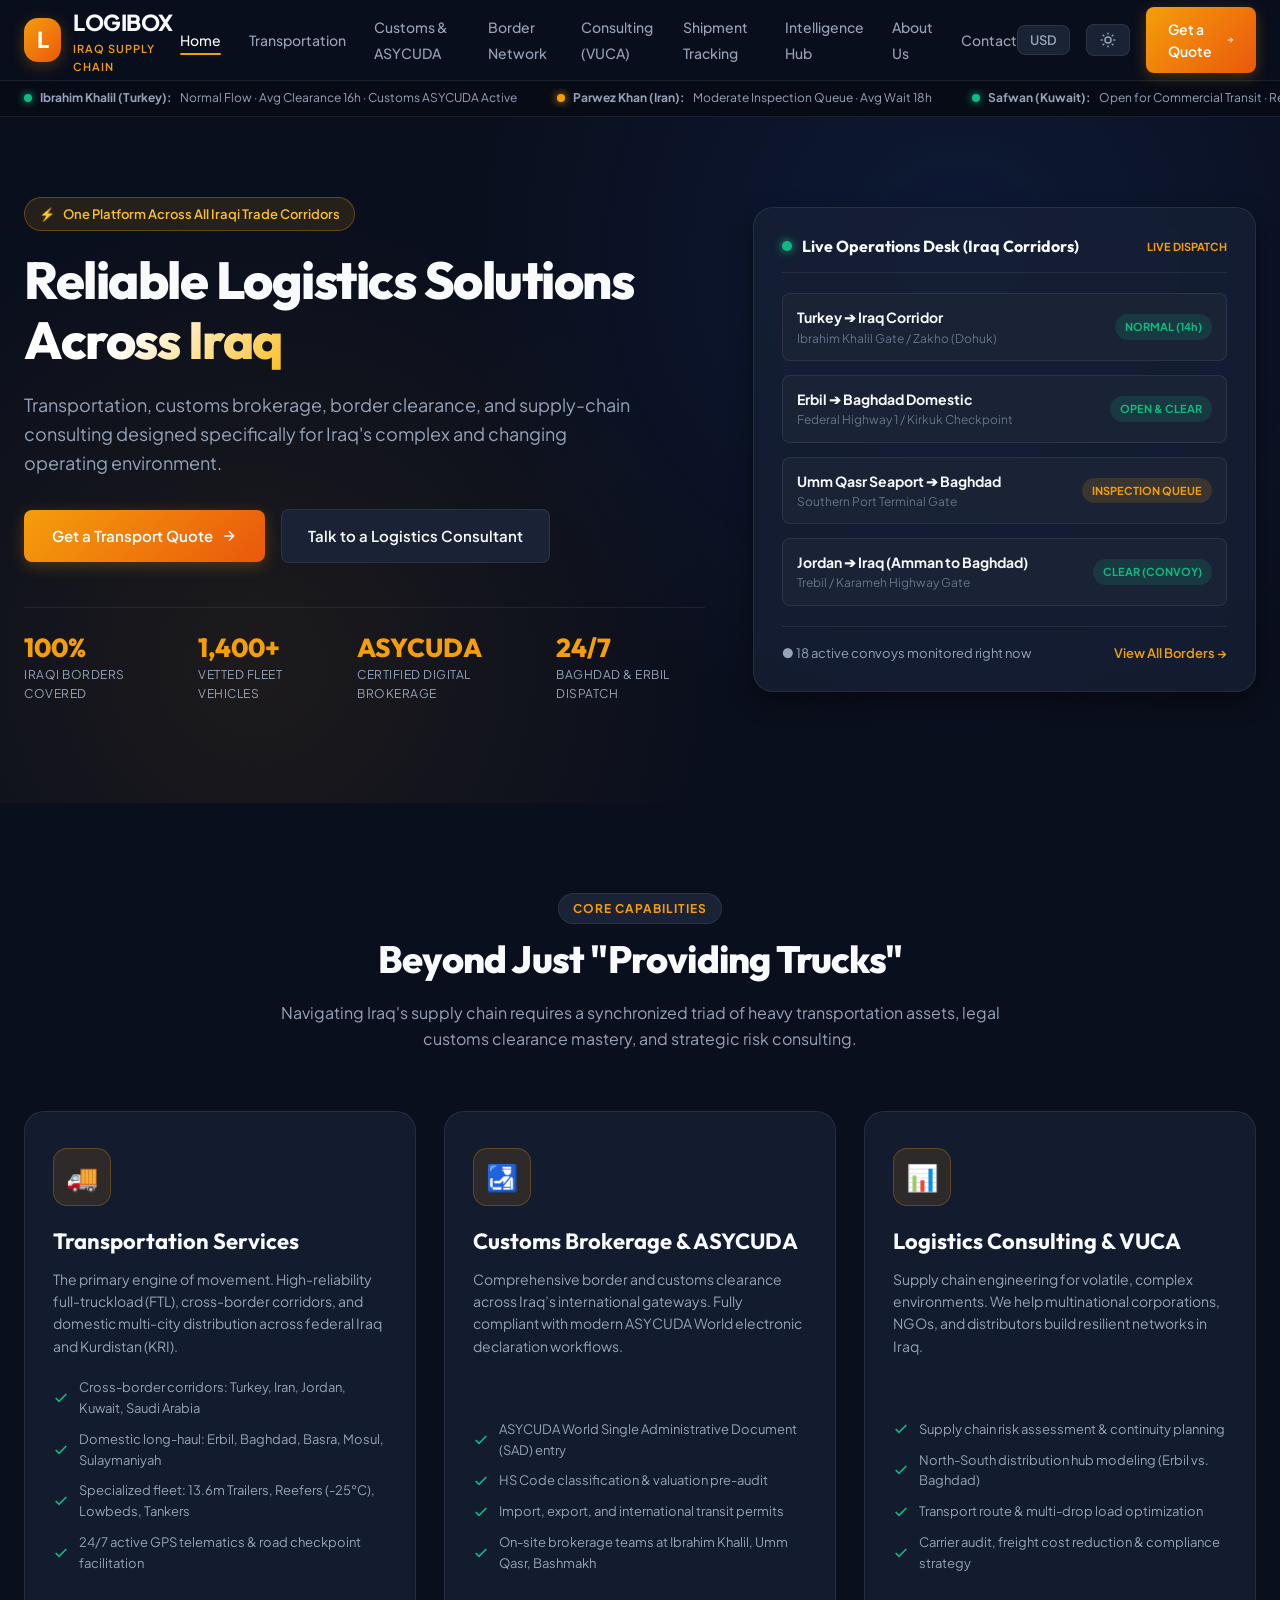
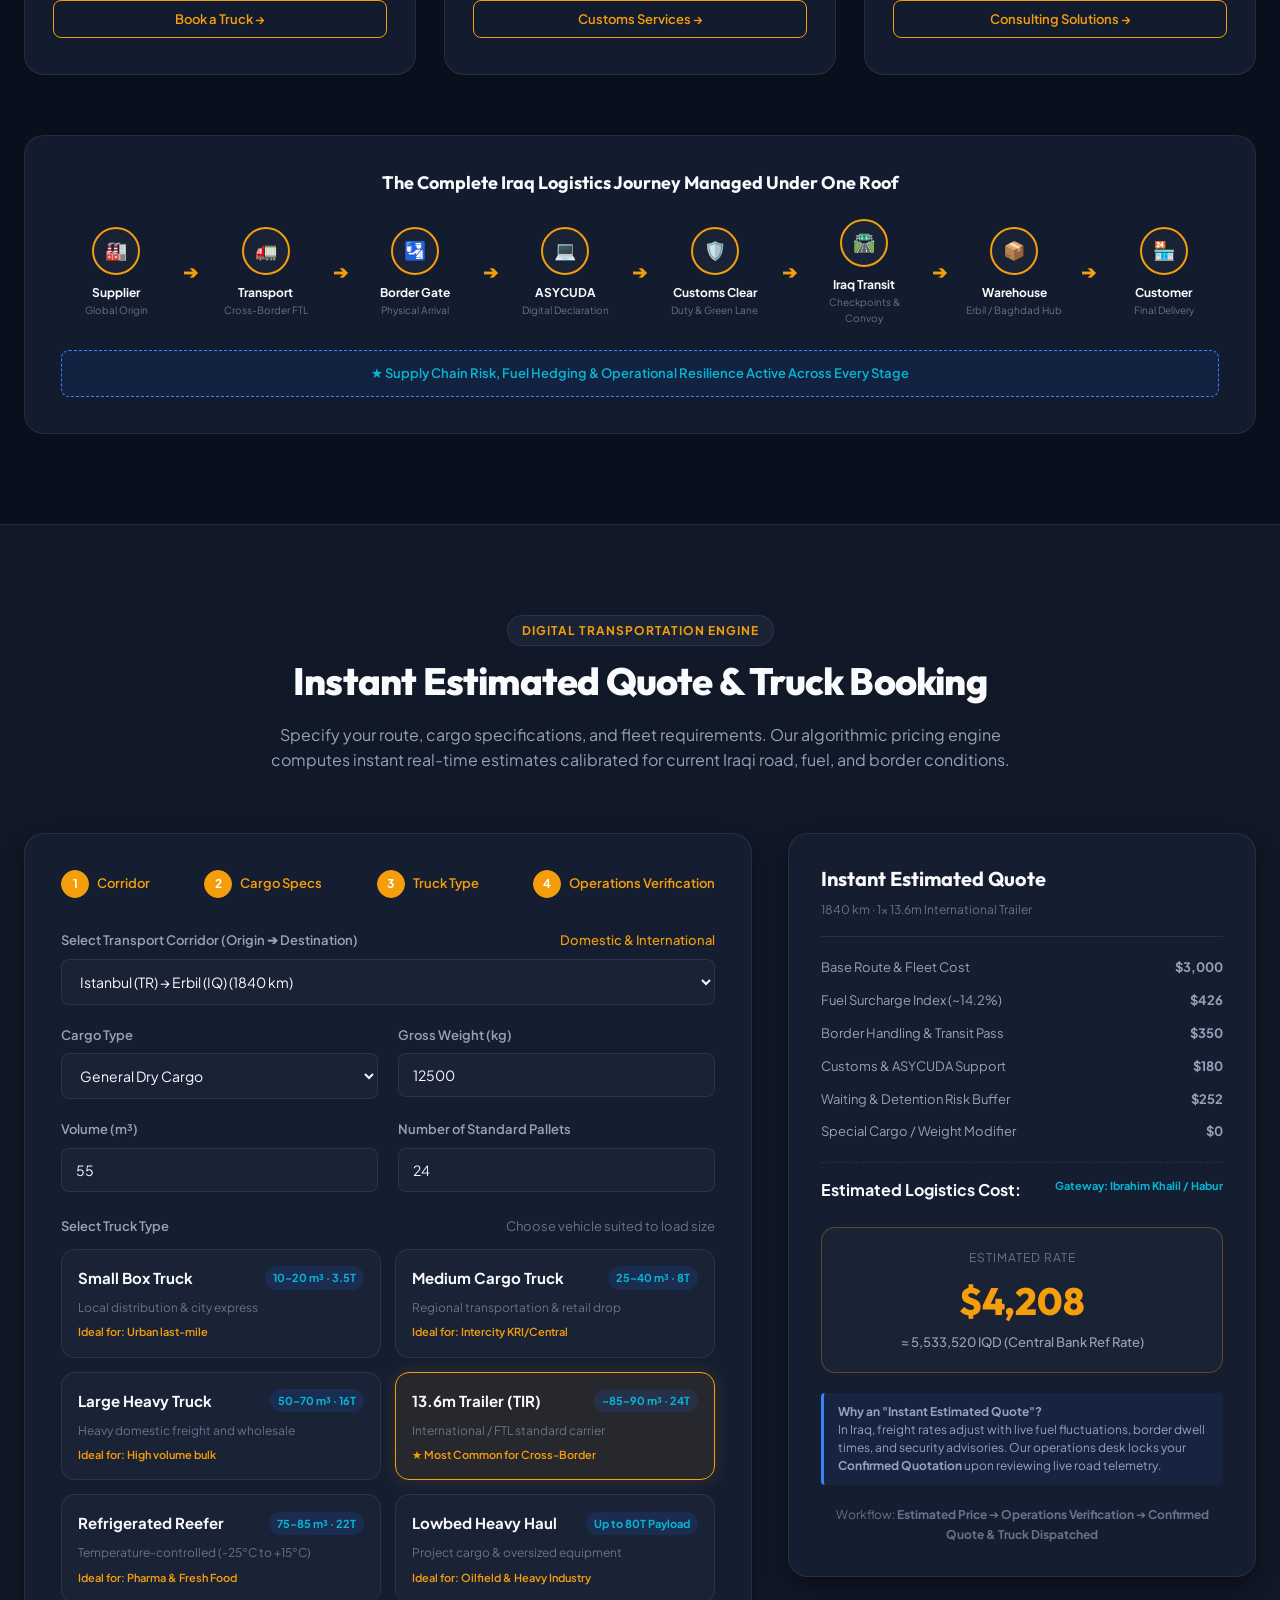
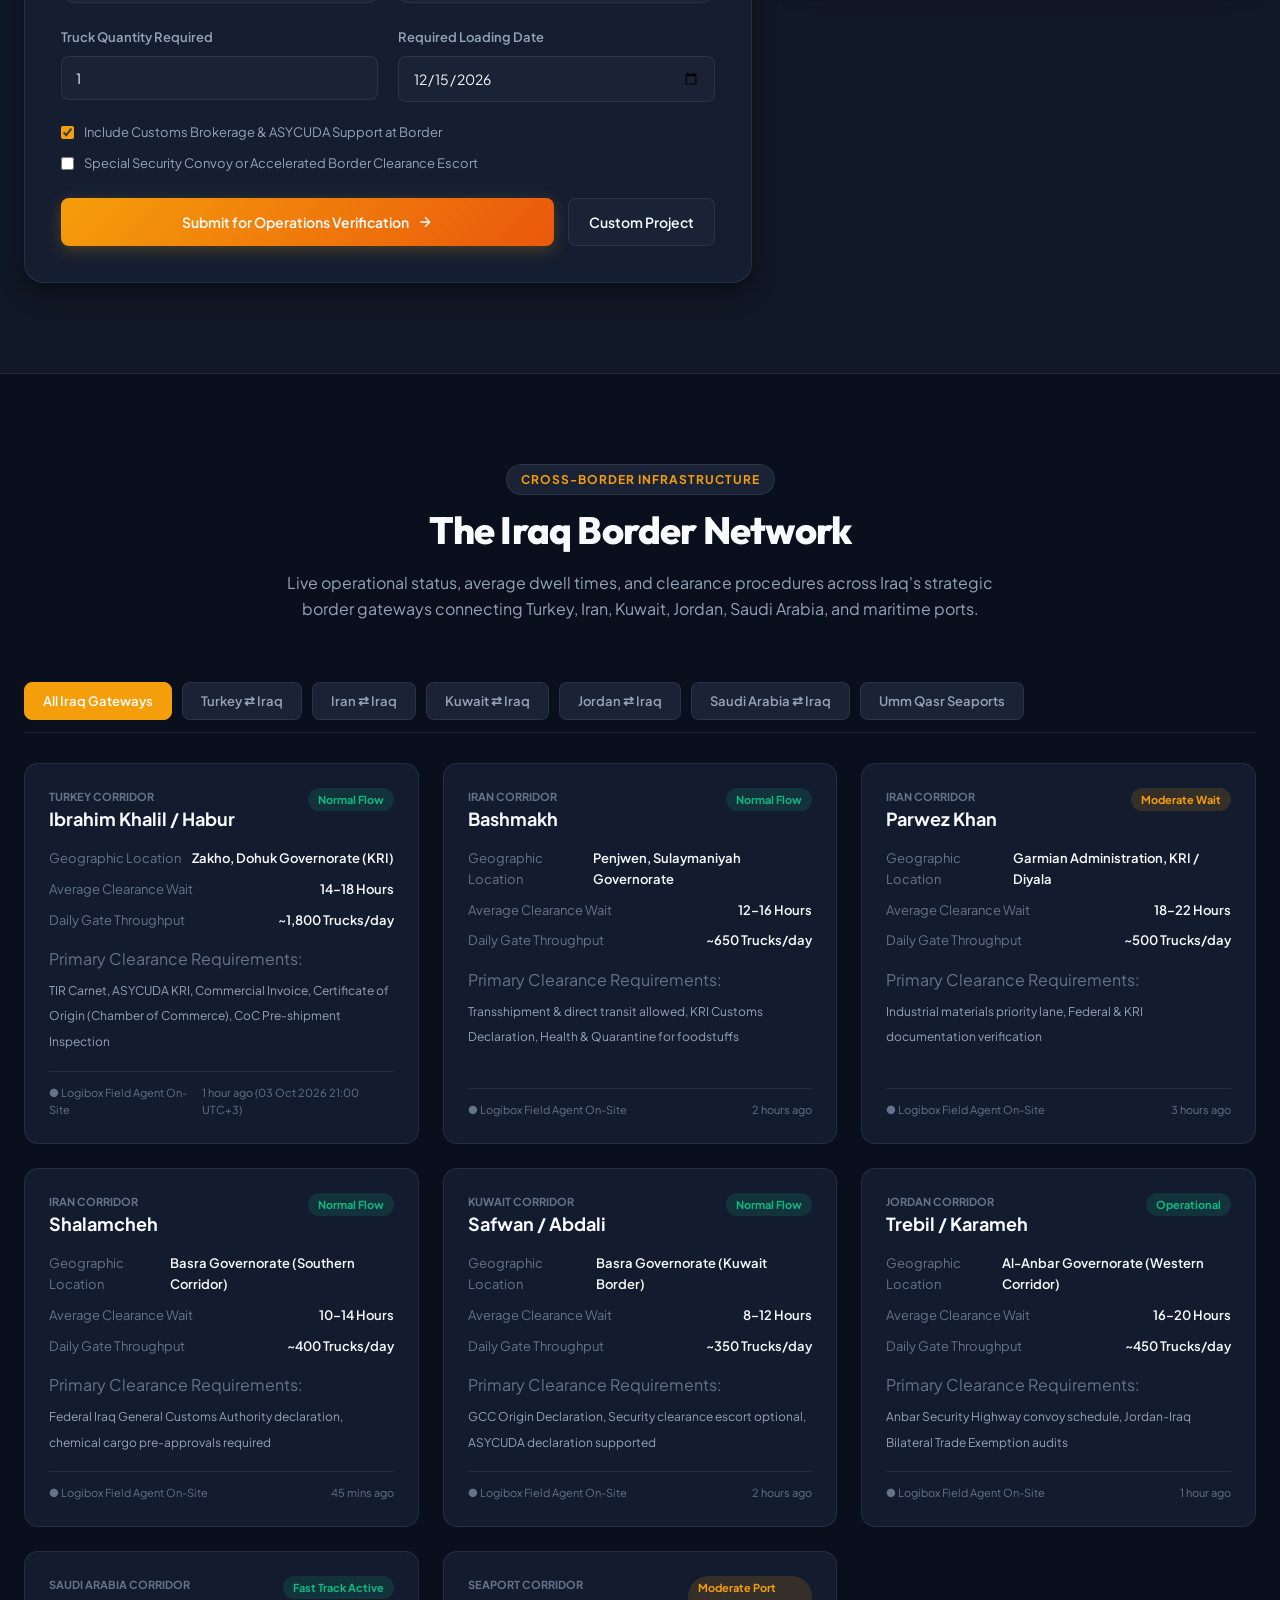
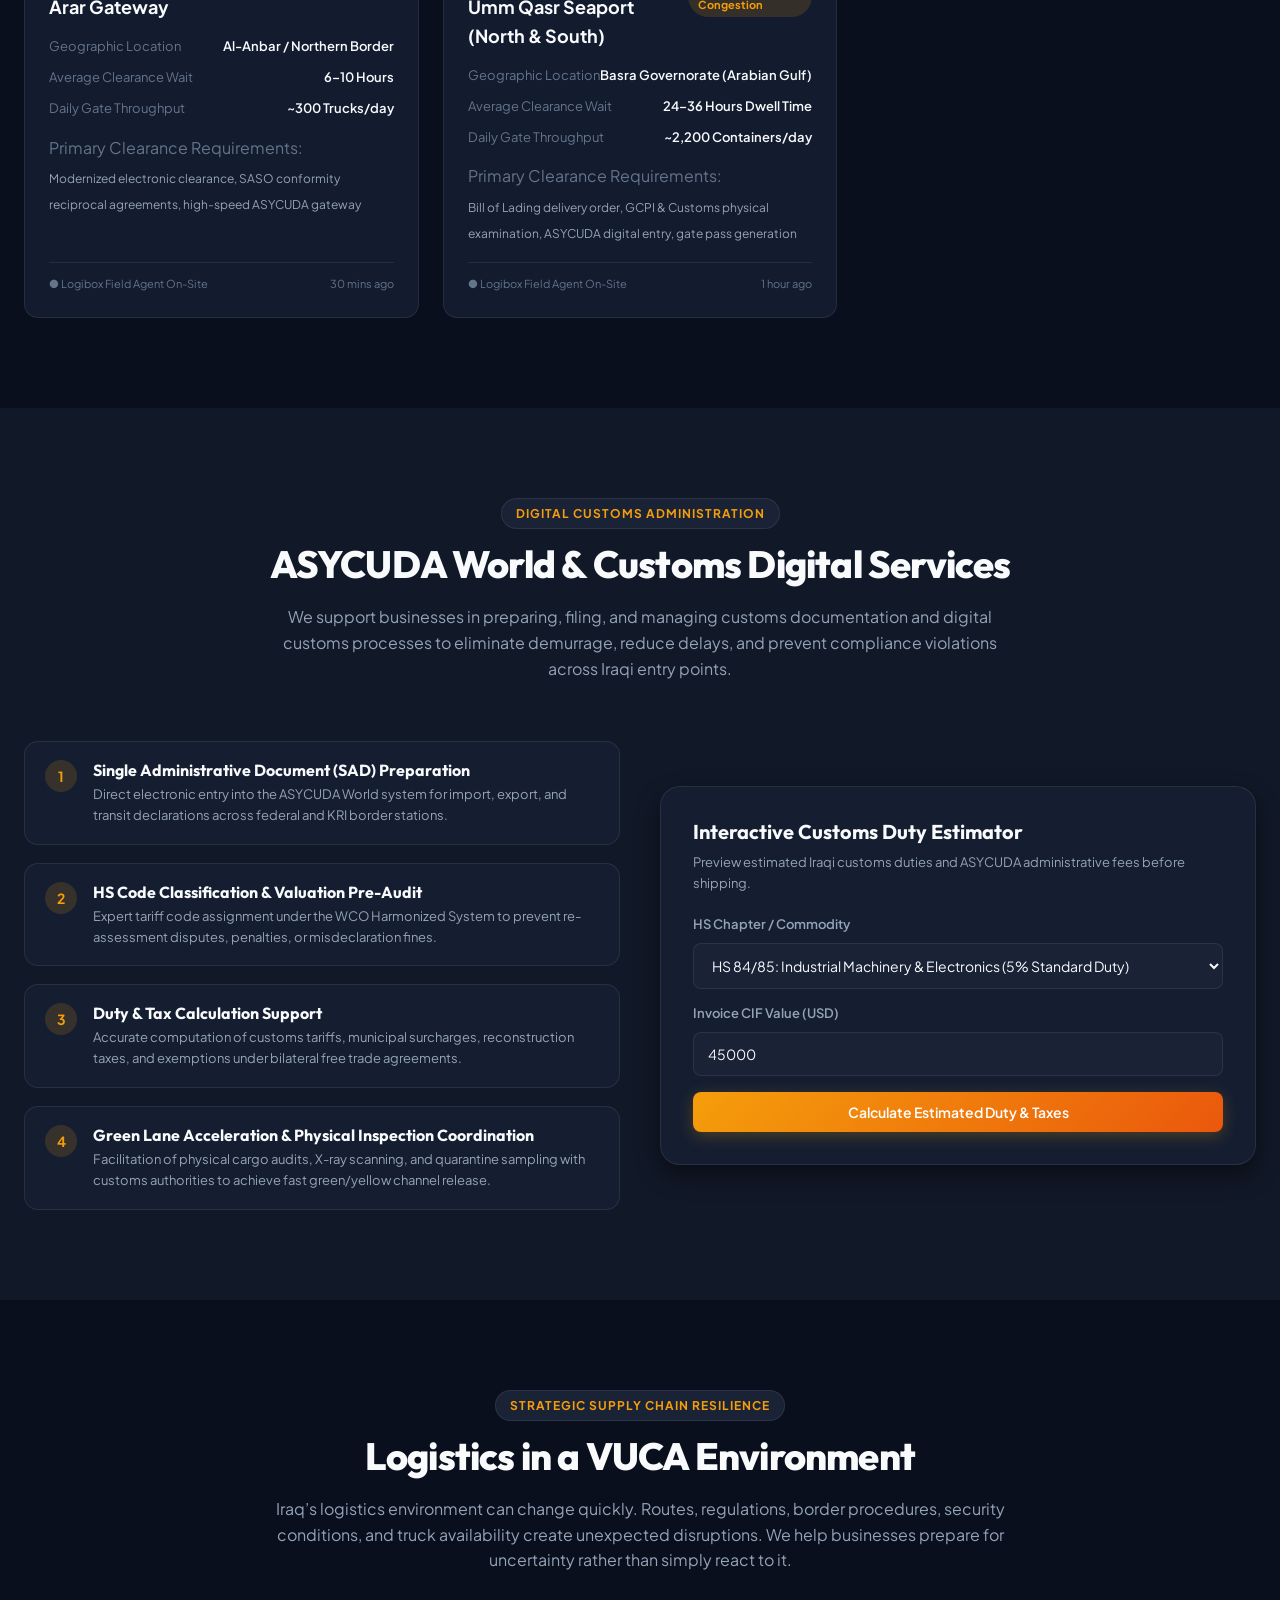
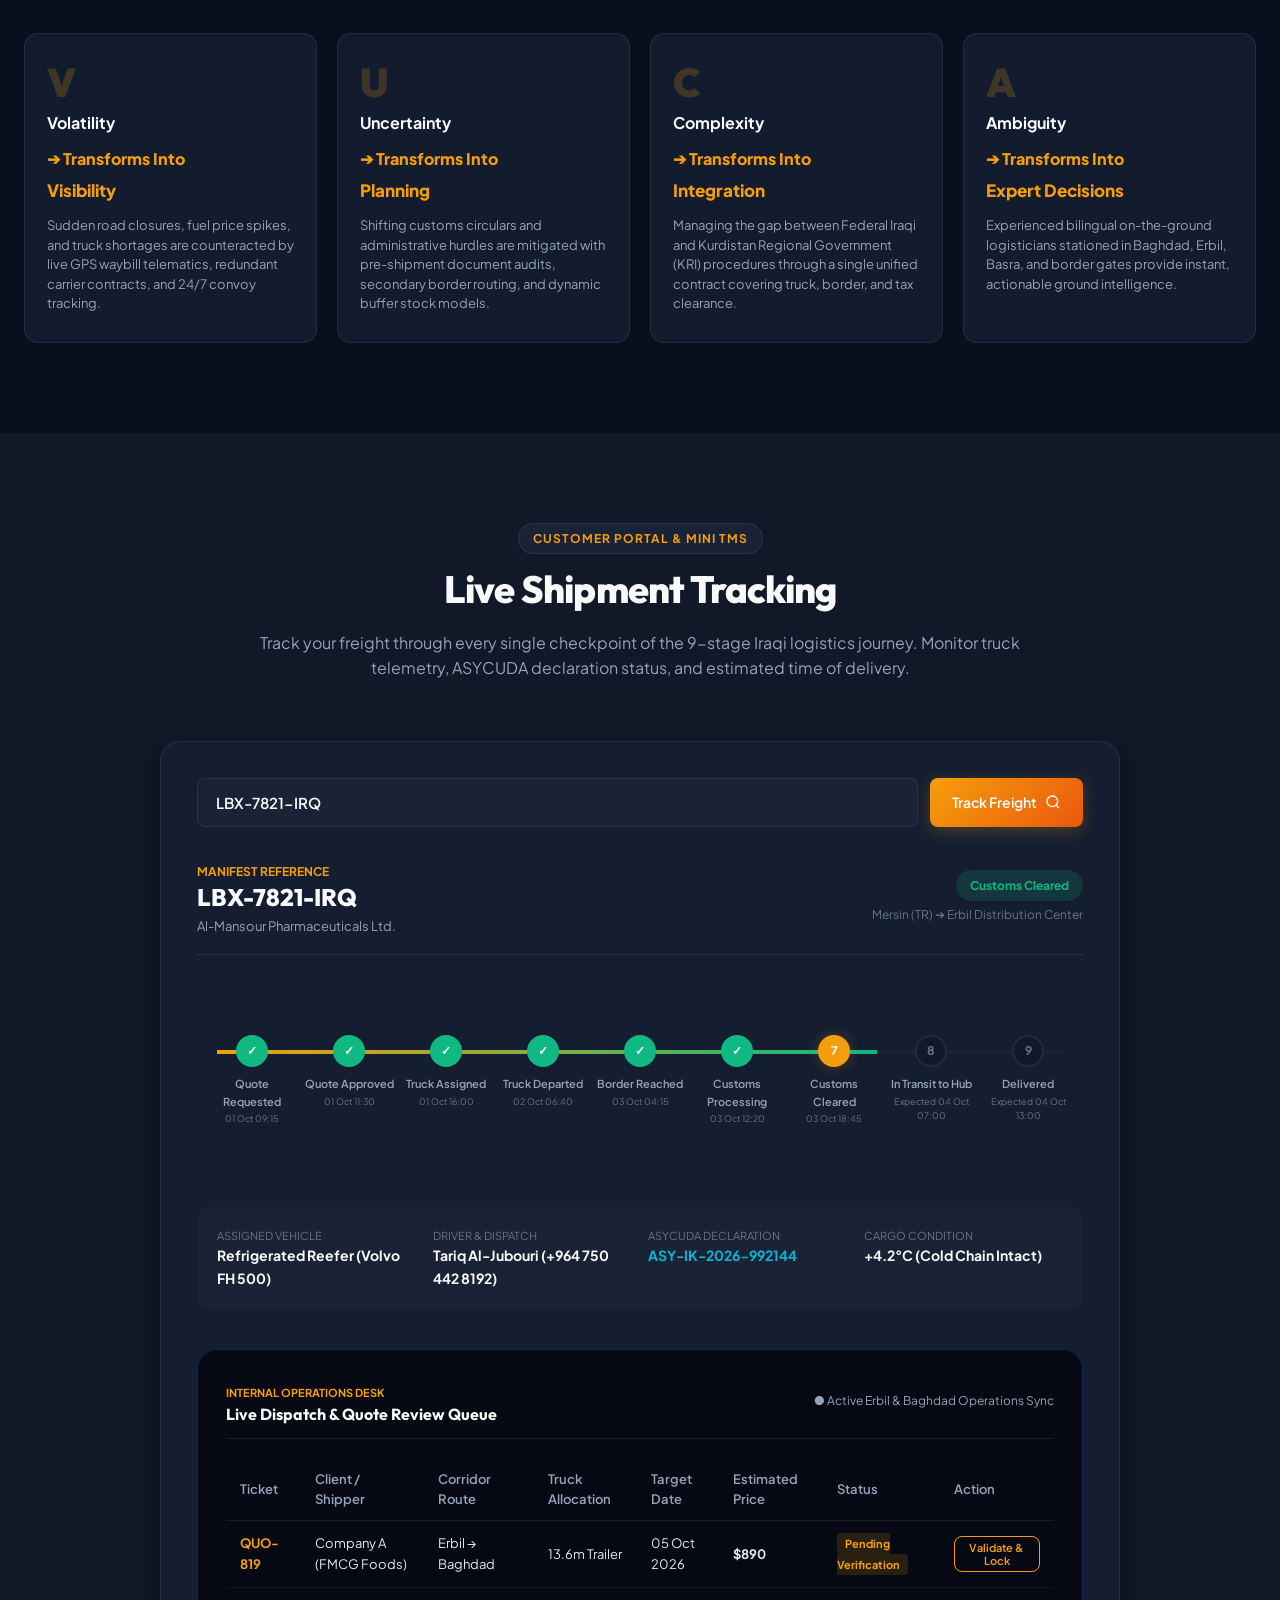
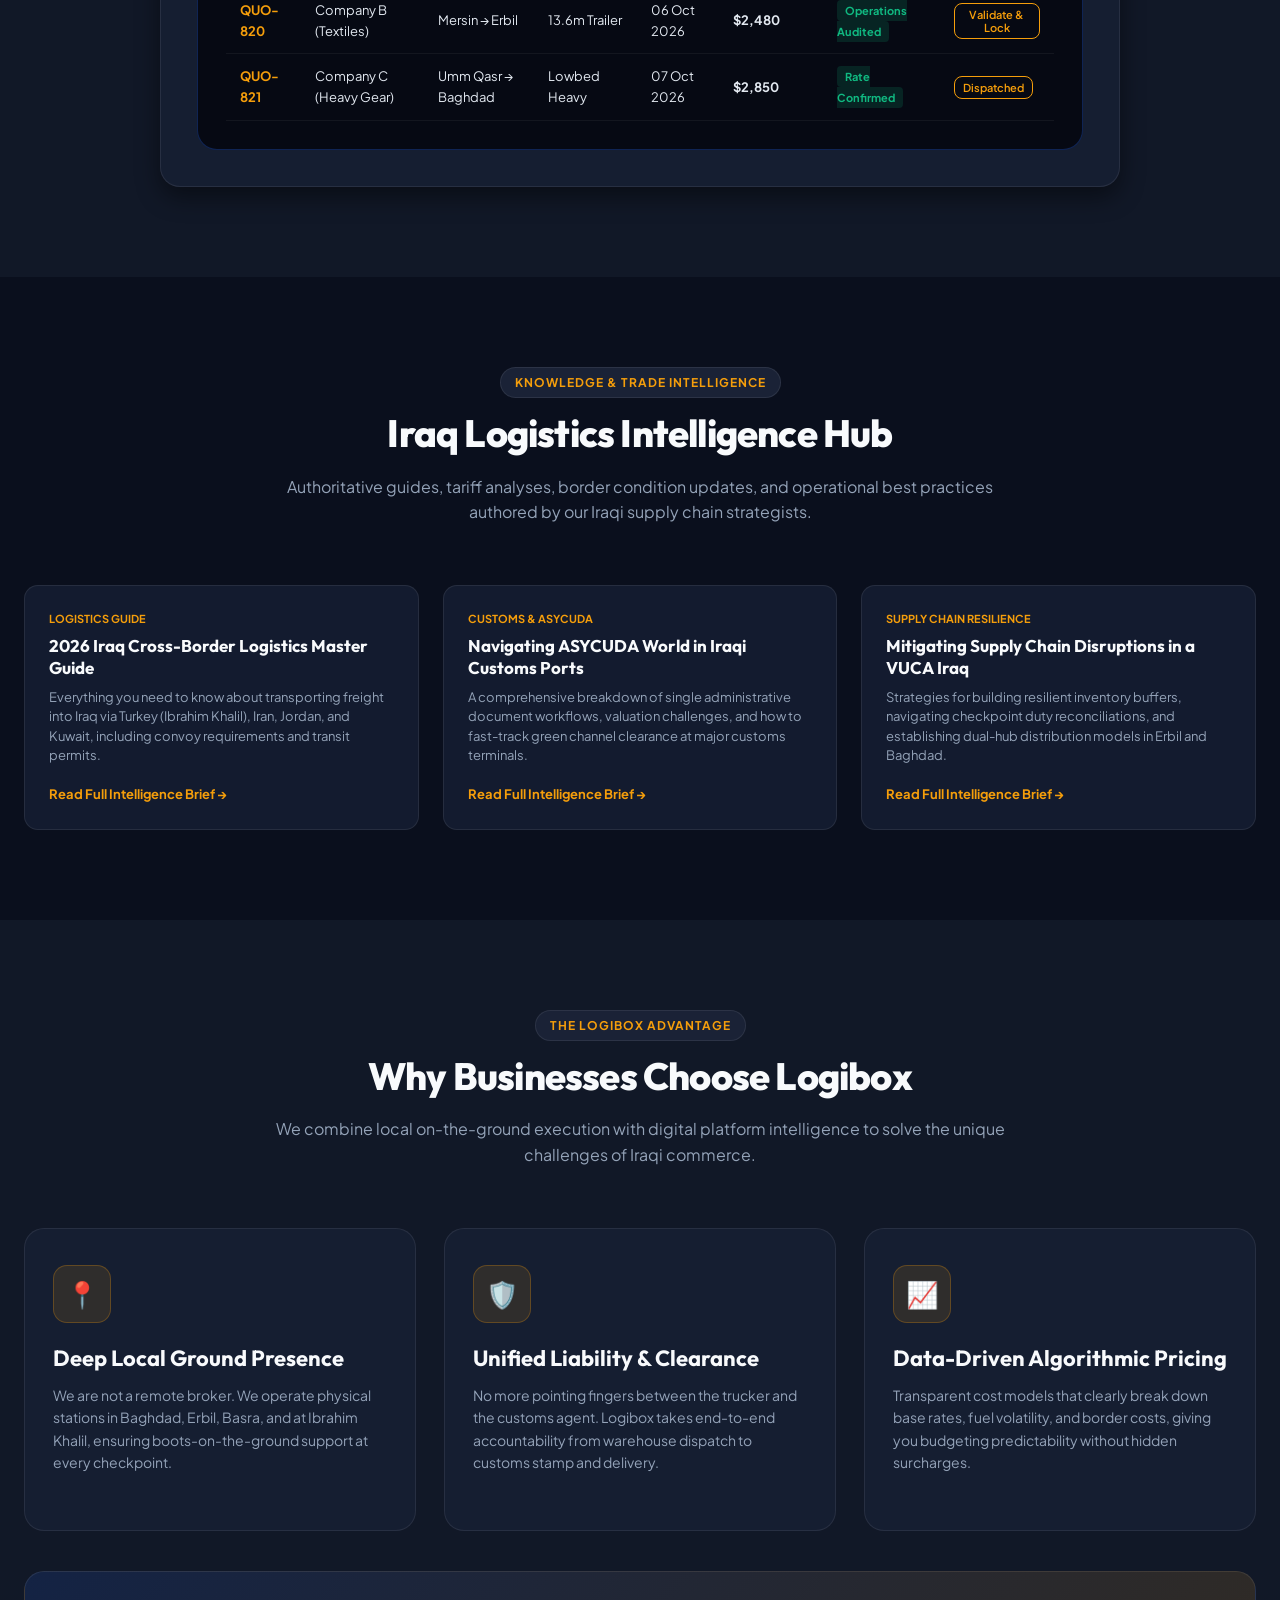
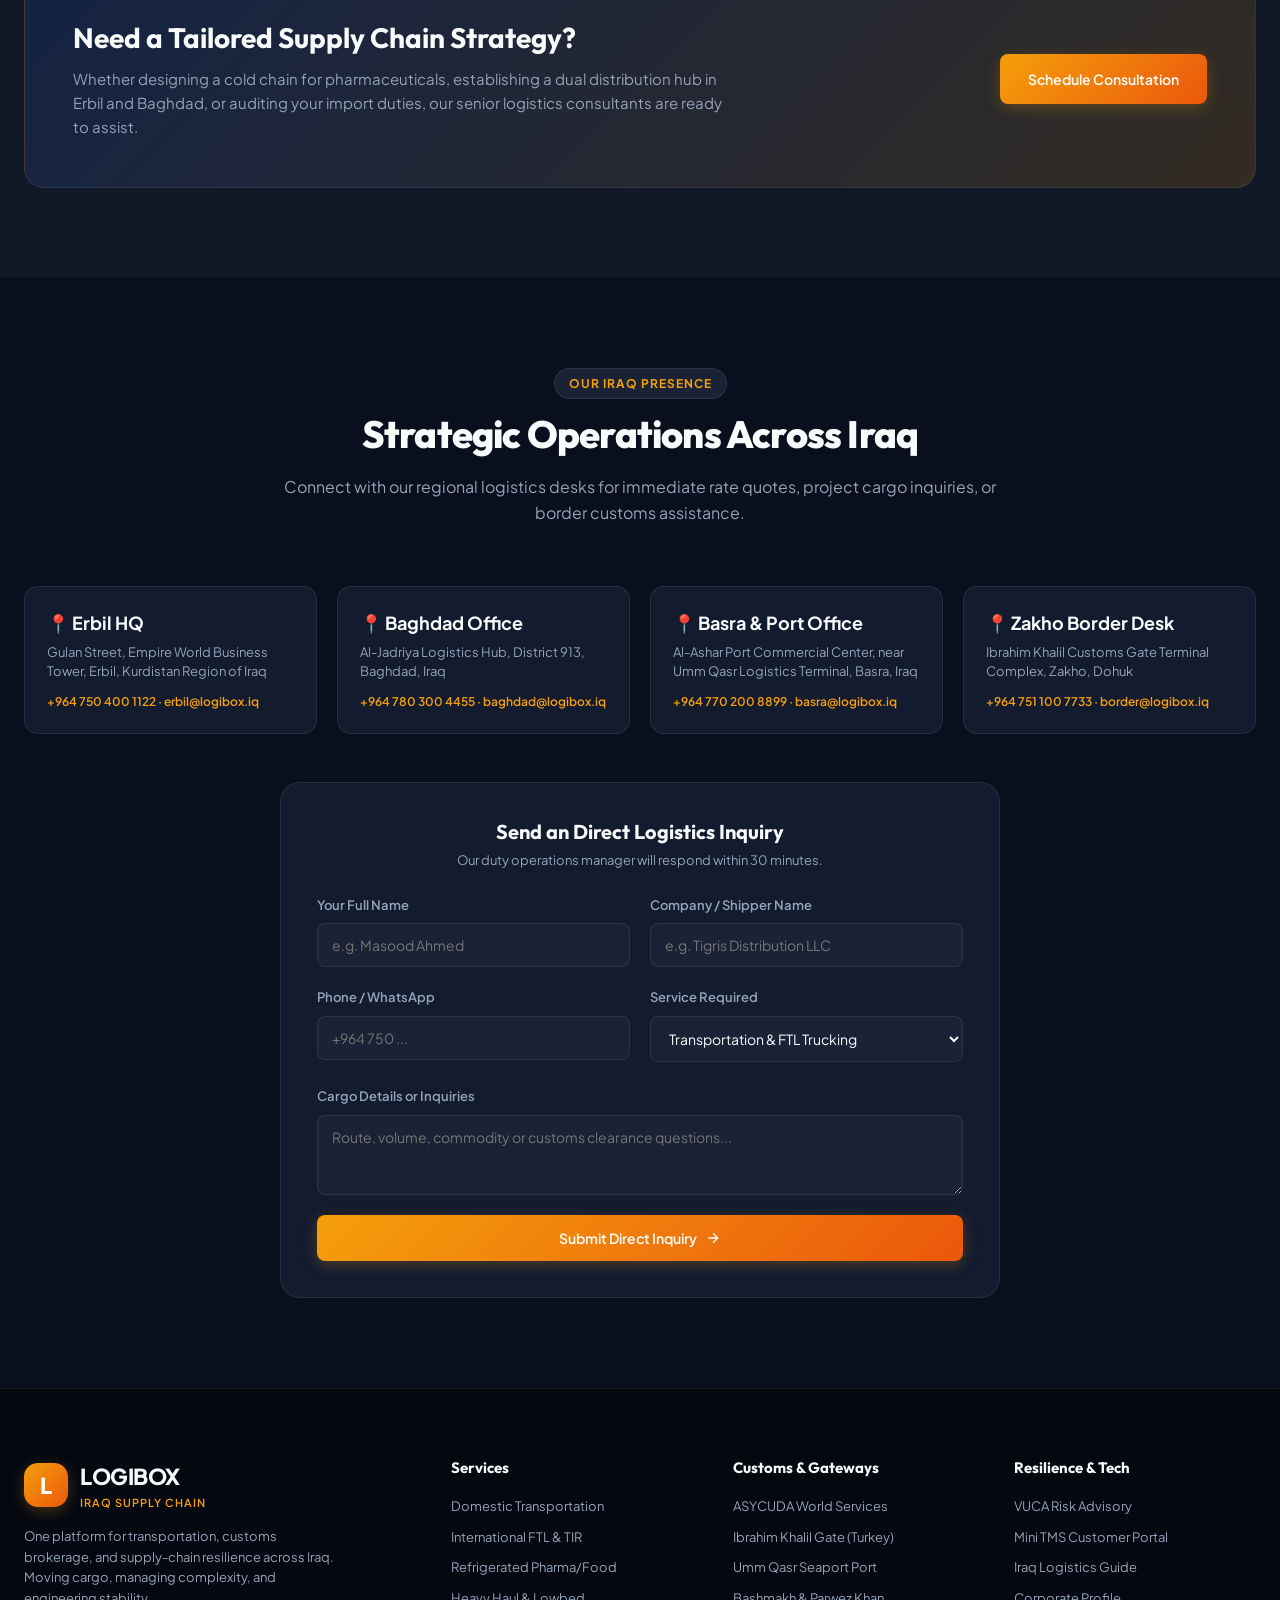
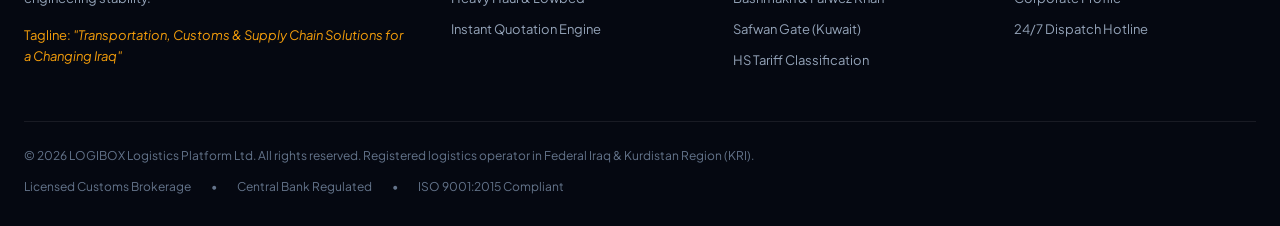
<file: index.html>
<!DOCTYPE html>
<html lang="en">
<head>
  <meta charset="UTF-8">
  <meta name="viewport" content="width=device-width, initial-scale=1.0">
  <title>LOGIBOX | Iraq Logistics, Transportation, Customs & Supply Chain Platform</title>
  <meta name="description" content="One platform for transportation, customs brokerage (ASYCUDA), and supply-chain resilience across Iraq. Real-time truck quoting, border intelligence, and end-to-end freight management.">
  <meta name="keywords" content="Iraq logistics, Iraq trucking, ASYCUDA Iraq, Ibrahim Khalil border, customs clearance Baghdad, Erbil freight, Umm Qasr port transportation">

  <!-- Open Graph -->
  <meta property="og:title" content="LOGIBOX - Supply Chain & Logistics Solutions in Iraq">
  <meta property="og:description" content="Transportation, customs brokerage, border clearance and supply-chain consulting designed for Iraq's complex operating environment.">
  <meta property="og:type" content="website">

  <!-- Google Fonts -->
  <link rel="preconnect" href="https://fonts.googleapis.com">
  <link rel="preconnect" href="https://fonts.gstatic.com" crossorigin>
  <link href="https://fonts.googleapis.com/css2?family=Outfit:wght@400;500;600;700;800;900&family=Plus+Jakarta+Sans:wght@300;400;500;600;700;800&display=swap" rel="stylesheet">

  <link rel="stylesheet" href="styles.css">
</head>
<body>

  <!-- Navigation Bar -->
  <header class="navbar" id="main-nav">
    <div class="container nav-container">
      <a href="#home" class="brand-logo">
        <div class="logo-badge">L</div>
        <div class="logo-text">
          <span class="brand-name">LOGIBOX</span>
          <span class="brand-tag">Iraq Supply Chain</span>
        </div>
      </a>

      <nav>
        <ul class="nav-links">
          <li class="nav-item"><a href="#home" class="active">Home</a></li>
          <li class="nav-item"><a href="#transportation">Transportation</a></li>
          <li class="nav-item"><a href="#customs">Customs & ASYCUDA</a></li>
          <li class="nav-item"><a href="#borders">Border Network</a></li>
          <li class="nav-item"><a href="#consulting">Consulting (VUCA)</a></li>
          <li class="nav-item"><a href="#tms-tracking">Shipment Tracking</a></li>
          <li class="nav-item"><a href="#intelligence">Intelligence Hub</a></li>
          <li class="nav-item"><a href="#about">About Us</a></li>
          <li class="nav-item"><a href="#contact">Contact</a></li>
        </ul>
      </nav>

      <div class="nav-actions">
        <!-- Currency Switcher -->
        <button id="currency-toggle-btn" class="currency-toggle" title="Toggle Currency USD / IQD">
          <span>USD</span>
        </button>

        <!-- Theme Switcher -->
        <button id="theme-toggle-btn" class="theme-btn" title="Toggle Dark/Light Mode">
          <svg id="theme-icon" width="18" height="18" viewBox="0 0 24 24" fill="none">
            <path d="M12 3v1m0 16v1m9-9h-1M4 12H3m15.364 6.364l-.707-.707M6.343 6.343l-.707-.707m12.728 0l-.707.707M6.343 17.657l-.707.707M16 12a4 4 0 11-8 0 4 4 0 018 0z" stroke="currentColor" stroke-width="2" stroke-linecap="round"/>
          </svg>
        </button>

        <!-- Primary CTA -->
        <a href="#request-truck" class="btn-primary" id="nav-quote-cta">
          <span>Get a Quote</span>
          <svg width="14" height="14" viewBox="0 0 24 24" fill="none" stroke="currentColor" stroke-width="2.5"><path d="M5 12h14M12 5l7 7-7 7"/></svg>
        </a>
      </div>
    </div>
  </header>

  <!-- Live Operational Marquee Bar -->
  <div class="live-marquee-bar">
    <div class="container" style="overflow: hidden;">
      <div class="marquee-content">
        <div class="marquee-item"><span class="status-dot"></span> <strong>Ibrahim Khalil (Turkey):</strong> Normal Flow · Avg Clearance 16h · Customs ASYCUDA Active</div>
        <div class="marquee-item"><span class="status-dot amber"></span> <strong>Parwez Khan (Iran):</strong> Moderate Inspection Queue · Avg Wait 18h</div>
        <div class="marquee-item"><span class="status-dot"></span> <strong>Safwan (Kuwait):</strong> Open for Commercial Transit · Regular Flow</div>
        <div class="marquee-item"><span class="status-dot"></span> <strong>Trebil (Jordan):</strong> Escort Convoy Active · Road Clearance Confirmed</div>
        <div class="marquee-item"><span class="status-dot"></span> <strong>Umm Qasr Seaport:</strong> Terminal North/South Operating Normally</div>
        <div class="marquee-item"><span class="status-dot"></span> <strong>Erbil–Baghdad Highway 1:</strong> Federal Checkpoint Open with Direct E-Manifest Clearance</div>
      </div>
    </div>
  </div>

  <!-- Hero Section -->
  <section class="hero-section" id="home">
    <div class="container hero-grid">
      <div class="hero-left">
        <div class="hero-pill">
          <span>⚡</span>
          <span>One Platform Across All Iraqi Trade Corridors</span>
        </div>
        <h1 class="hero-title">
          Reliable Logistics Solutions <span>Across Iraq</span>
        </h1>
        <p class="hero-subtitle">
          Transportation, customs brokerage, border clearance, and supply-chain consulting designed specifically for Iraq's complex and changing operating environment.
        </p>
        
        <div class="hero-cta-group">
          <a href="#request-truck" class="btn-primary" style="padding: 14px 28px; font-size: 15px;">
            <span>Get a Transport Quote</span>
            <svg width="16" height="16" viewBox="0 0 24 24" fill="none" stroke="currentColor" stroke-width="2"><path d="M5 12h14M12 5l7 7-7 7"/></svg>
          </a>
          <a href="#consulting" class="btn-secondary" style="padding: 14px 26px; font-size: 15px;">
            <span>Talk to a Logistics Consultant</span>
          </a>
        </div>

        <div class="hero-trust-badges">
          <div class="trust-item">
            <h4>100%</h4>
            <p>Iraqi Borders Covered</p>
          </div>
          <div class="trust-item">
            <h4>1,400+</h4>
            <p>Vetted Fleet Vehicles</p>
          </div>
          <div class="trust-item">
            <h4>ASYCUDA</h4>
            <p>Certified Digital Brokerage</p>
          </div>
          <div class="trust-item">
            <h4>24/7</h4>
            <p>Baghdad & Erbil Dispatch</p>
          </div>
        </div>
      </div>

      <!-- Live Logistics Desk Terminal Card -->
      <div class="hero-right">
        <div class="hero-card">
          <div class="hero-card-header">
            <div class="card-title-group">
              <span class="live-indicator"></span>
              <h3 style="font-size: 16px;">Live Operations Desk (Iraq Corridors)</h3>
            </div>
            <span style="font-size: 11px; color: var(--accent-amber); font-weight:700;">LIVE DISPATCH</span>
          </div>

          <div class="live-corridor-row">
            <div class="corridor-item">
              <div class="corridor-names">
                <span class="corridor-route">Turkey ➔ Iraq Corridor</span>
                <span class="corridor-gate">Ibrahim Khalil Gate / Zakho (Dohuk)</span>
              </div>
              <span class="corridor-status-tag tag-green">NORMAL (14h)</span>
            </div>

            <div class="corridor-item">
              <div class="corridor-names">
                <span class="corridor-route">Erbil ➔ Baghdad Domestic</span>
                <span class="corridor-gate">Federal Highway 1 / Kirkuk Checkpoint</span>
              </div>
              <span class="corridor-status-tag tag-green">OPEN & CLEAR</span>
            </div>

            <div class="corridor-item">
              <div class="corridor-names">
                <span class="corridor-route">Umm Qasr Seaport ➔ Baghdad</span>
                <span class="corridor-gate">Southern Port Terminal Gate</span>
              </div>
              <span class="corridor-status-tag tag-amber">INSPECTION QUEUE</span>
            </div>

            <div class="corridor-item">
              <div class="corridor-names">
                <span class="corridor-route">Jordan ➔ Iraq (Amman to Baghdad)</span>
                <span class="corridor-gate">Trebil / Karameh Highway Gate</span>
              </div>
              <span class="corridor-status-tag tag-green">CLEAR (CONVOY)</span>
            </div>
          </div>

          <div class="hero-card-footer">
            <span>● 18 active convoys monitored right now</span>
            <a href="#borders" style="color: var(--accent-amber); font-weight:600;">View All Borders →</a>
          </div>
        </div>
      </div>
    </div>
  </section>

  <!-- Section: The Three Core Strategic Capabilities -->
  <section class="section-padding" id="capabilities">
    <div class="container">
      <div class="section-head">
        <span class="section-pill">Core Capabilities</span>
        <h2 class="section-title">Beyond Just "Providing Trucks"</h2>
        <p class="section-desc">
          Navigating Iraq's supply chain requires a synchronized triad of heavy transportation assets, legal customs clearance mastery, and strategic risk consulting.
        </p>
      </div>

      <div class="pillars-grid">
        <!-- Pillar 1: Transportation -->
        <div class="pillar-card" id="transportation">
          <div class="pillar-icon-box">🚚</div>
          <h3>Transportation Services</h3>
          <p>
            The primary engine of movement. High-reliability full-truckload (FTL), cross-border corridors, and domestic multi-city distribution across federal Iraq and Kurdistan (KRI).
          </p>
          <ul class="pillar-features">
            <li>
              <svg width="16" height="16" viewBox="0 0 24 24" fill="none" stroke="currentColor" stroke-width="2.5"><polyline points="20 6 9 17 4 12"/></svg>
              Cross-border corridors: Turkey, Iran, Jordan, Kuwait, Saudi Arabia
            </li>
            <li>
              <svg width="16" height="16" viewBox="0 0 24 24" fill="none" stroke="currentColor" stroke-width="2.5"><polyline points="20 6 9 17 4 12"/></svg>
              Domestic long-haul: Erbil, Baghdad, Basra, Mosul, Sulaymaniyah
            </li>
            <li>
              <svg width="16" height="16" viewBox="0 0 24 24" fill="none" stroke="currentColor" stroke-width="2.5"><polyline points="20 6 9 17 4 12"/></svg>
              Specialized fleet: 13.6m Trailers, Reefers (-25°C), Lowbeds, Tankers
            </li>
            <li>
              <svg width="16" height="16" viewBox="0 0 24 24" fill="none" stroke="currentColor" stroke-width="2.5"><polyline points="20 6 9 17 4 12"/></svg>
              24/7 active GPS telematics & road checkpoint facilitation
            </li>
          </ul>
          <a href="#request-truck" class="btn-outline-amber" style="text-align: center;">Book a Truck →</a>
        </div>

        <!-- Pillar 2: Customs & ASYCUDA -->
        <div class="pillar-card" id="customs">
          <div class="pillar-icon-box">🛃</div>
          <h3>Customs Brokerage & ASYCUDA</h3>
          <p>
            Comprehensive border and customs clearance across Iraq’s international gateways. Fully compliant with modern ASYCUDA World electronic declaration workflows.
          </p>
          <ul class="pillar-features">
            <li>
              <svg width="16" height="16" viewBox="0 0 24 24" fill="none" stroke="currentColor" stroke-width="2.5"><polyline points="20 6 9 17 4 12"/></svg>
              ASYCUDA World Single Administrative Document (SAD) entry
            </li>
            <li>
              <svg width="16" height="16" viewBox="0 0 24 24" fill="none" stroke="currentColor" stroke-width="2.5"><polyline points="20 6 9 17 4 12"/></svg>
              HS Code classification & valuation pre-audit
            </li>
            <li>
              <svg width="16" height="16" viewBox="0 0 24 24" fill="none" stroke="currentColor" stroke-width="2.5"><polyline points="20 6 9 17 4 12"/></svg>
              Import, export, and international transit permits
            </li>
            <li>
              <svg width="16" height="16" viewBox="0 0 24 24" fill="none" stroke="currentColor" stroke-width="2.5"><polyline points="20 6 9 17 4 12"/></svg>
              On-site brokerage teams at Ibrahim Khalil, Umm Qasr, Bashmakh
            </li>
          </ul>
          <a href="#asycuda-details" class="btn-outline-amber" style="text-align: center;">Customs Services →</a>
        </div>

        <!-- Pillar 3: Logistics Consulting -->
        <div class="pillar-card" id="consulting">
          <div class="pillar-icon-box">📊</div>
          <h3>Logistics Consulting & VUCA</h3>
          <p>
            Supply chain engineering for volatile, complex environments. We help multinational corporations, NGOs, and distributors build resilient networks in Iraq.
          </p>
          <ul class="pillar-features">
            <li>
              <svg width="16" height="16" viewBox="0 0 24 24" fill="none" stroke="currentColor" stroke-width="2.5"><polyline points="20 6 9 17 4 12"/></svg>
              Supply chain risk assessment & continuity planning
            </li>
            <li>
              <svg width="16" height="16" viewBox="0 0 24 24" fill="none" stroke="currentColor" stroke-width="2.5"><polyline points="20 6 9 17 4 12"/></svg>
              North-South distribution hub modeling (Erbil vs. Baghdad)
            </li>
            <li>
              <svg width="16" height="16" viewBox="0 0 24 24" fill="none" stroke="currentColor" stroke-width="2.5"><polyline points="20 6 9 17 4 12"/></svg>
              Transport route & multi-drop load optimization
            </li>
            <li>
              <svg width="16" height="16" viewBox="0 0 24 24" fill="none" stroke="currentColor" stroke-width="2.5"><polyline points="20 6 9 17 4 12"/></svg>
              Carrier audit, freight cost reduction & compliance strategy
            </li>
          </ul>
          <a href="#consulting-deepdive" class="btn-outline-amber" style="text-align: center;">Consulting Solutions →</a>
        </div>
      </div>

      <!-- The End-to-End Value Journey Diagram -->
      <div class="logistics-journey-box">
        <h4 class="journey-title">The Complete Iraq Logistics Journey Managed Under One Roof</h4>
        <div class="journey-steps">
          <div class="journey-step">
            <div class="step-icon-circle">🏭</div>
            <span class="step-label">Supplier</span>
            <span class="step-sub">Global Origin</span>
          </div>
          <span class="journey-arrow">➔</span>
          <div class="journey-step">
            <div class="step-icon-circle">🚛</div>
            <span class="step-label">Transport</span>
            <span class="step-sub">Cross-Border FTL</span>
          </div>
          <span class="journey-arrow">➔</span>
          <div class="journey-step">
            <div class="step-icon-circle">🛂</div>
            <span class="step-label">Border Gate</span>
            <span class="step-sub">Physical Arrival</span>
          </div>
          <span class="journey-arrow">➔</span>
          <div class="journey-step">
            <div class="step-icon-circle">💻</div>
            <span class="step-label">ASYCUDA</span>
            <span class="step-sub">Digital Declaration</span>
          </div>
          <span class="journey-arrow">➔</span>
          <div class="journey-step">
            <div class="step-icon-circle">🛡️</div>
            <span class="step-label">Customs Clear</span>
            <span class="step-sub">Duty & Green Lane</span>
          </div>
          <span class="journey-arrow">➔</span>
          <div class="journey-step">
            <div class="step-icon-circle">🛣️</div>
            <span class="step-label">Iraq Transit</span>
            <span class="step-sub">Checkpoints & Convoy</span>
          </div>
          <span class="journey-arrow">➔</span>
          <div class="journey-step">
            <div class="step-icon-circle">📦</div>
            <span class="step-label">Warehouse</span>
            <span class="step-sub">Erbil / Baghdad Hub</span>
          </div>
          <span class="journey-arrow">➔</span>
          <div class="journey-step">
            <div class="step-icon-circle">🏪</div>
            <span class="step-label">Customer</span>
            <span class="step-sub">Final Delivery</span>
          </div>
        </div>
        <div class="journey-umbrella">
          ★ Supply Chain Risk, Fuel Hedging & Operational Resilience Active Across Every Stage
        </div>
      </div>
    </div>
  </section>

  <!-- Section: Core Interactive Quotation Engine ("Request a Truck") -->
  <section class="section-padding quote-section" id="request-truck">
    <div class="container">
      <div class="section-head">
        <span class="section-pill">Digital Transportation Engine</span>
        <h2 class="section-title">Instant Estimated Quote & Truck Booking</h2>
        <p class="section-desc">
          Specify your route, cargo specifications, and fleet requirements. Our algorithmic pricing engine computes instant real-time estimates calibrated for current Iraqi road, fuel, and border conditions.
        </p>
      </div>

      <div class="quote-engine-wrapper">
        <!-- Interactive Quotation Wizard -->
        <div class="wizard-card">
          <div class="wizard-steps-indicator">
            <div class="wizard-step-node active" id="wiz-node-1">
              <span class="step-num">1</span>
              <span>Corridor</span>
            </div>
            <div class="wizard-step-node active" id="wiz-node-2">
              <span class="step-num">2</span>
              <span>Cargo Specs</span>
            </div>
            <div class="wizard-step-node active" id="wiz-node-3">
              <span class="step-num">3</span>
              <span>Truck Type</span>
            </div>
            <div class="wizard-step-node active" id="wiz-node-4">
              <span class="step-num">4</span>
              <span>Operations Verification</span>
            </div>
          </div>

          <!-- Step 1: Origin & Destination Corridor -->
          <div class="form-group" style="margin-bottom: 20px;">
            <label class="form-label" for="quote-route-select">
              <span>Select Transport Corridor (Origin ➔ Destination)</span>
              <span style="color: var(--accent-amber); font-weight: 500;">Domestic & International</span>
            </label>
            <select id="quote-route-select" class="form-control">
              <!-- Populated dynamically via app.js -->
            </select>
          </div>

          <!-- Step 2: Cargo Information -->
          <div class="form-group-grid">
            <div class="form-group">
              <label class="form-label" for="quote-cargo-select">Cargo Type</label>
              <select id="quote-cargo-select" class="form-control">
                <option value="general">General Dry Cargo</option>
                <option value="textile">Textiles & Garments</option>
                <option value="fmcg">FMCG & Packaged Goods</option>
                <option value="electronics">Electronics & High-Value</option>
                <option value="machinery">Machinery & Spare Parts</option>
                <option value="construction">Construction Materials</option>
                <option value="food">Perishable Food / Cold-Chain</option>
                <option value="hazardous">Hazardous (ADR / Chemicals)</option>
              </select>
            </div>

            <div class="form-group">
              <label class="form-label" for="quote-weight">Gross Weight (kg)</label>
              <input type="number" id="quote-weight" class="form-control" value="12500" min="100" max="80000" step="100">
            </div>

            <div class="form-group">
              <label class="form-label" for="quote-volume">Volume (m³)</label>
              <input type="number" id="quote-volume" class="form-control" value="55" min="1" max="120" step="1">
            </div>

            <div class="form-group">
              <label class="form-label" for="quote-pallets">Number of Standard Pallets</label>
              <input type="number" id="quote-pallets" class="form-control" value="24" min="0" max="66">
            </div>
          </div>

          <!-- Step 3: Truck Selection Grid -->
          <div style="margin-top: 10px;">
            <label class="form-label">
              <span>Select Truck Type</span>
              <span style="font-weight:400; color:var(--text-muted);">Choose vehicle suited to load size</span>
            </label>

            <div class="truck-selection-grid">
              <!-- Small Truck -->
              <div class="truck-card-option" data-truck-id="small_truck">
                <div class="truck-top">
                  <span class="truck-name">Small Box Truck</span>
                  <span class="truck-capacity-badge">10–20 m³ · 3.5T</span>
                </div>
                <p class="truck-desc">Local distribution & city express</p>
                <span class="truck-spec-tag">Ideal for: Urban last-mile</span>
              </div>

              <!-- Medium Truck -->
              <div class="truck-card-option" data-truck-id="medium_truck">
                <div class="truck-top">
                  <span class="truck-name">Medium Cargo Truck</span>
                  <span class="truck-capacity-badge">25–40 m³ · 8T</span>
                </div>
                <p class="truck-desc">Regional transportation & retail drop</p>
                <span class="truck-spec-tag">Ideal for: Intercity KRI/Central</span>
              </div>

              <!-- Large Truck -->
              <div class="truck-card-option" data-truck-id="large_truck">
                <div class="truck-top">
                  <span class="truck-name">Large Heavy Truck</span>
                  <span class="truck-capacity-badge">50–70 m³ · 16T</span>
                </div>
                <p class="truck-desc">Heavy domestic freight and wholesale</p>
                <span class="truck-spec-tag">Ideal for: High volume bulk</span>
              </div>

              <!-- 13.6m Trailer (Default) -->
              <div class="truck-card-option selected" data-truck-id="trailer_13m">
                <div class="truck-top">
                  <span class="truck-name">13.6m Trailer (TIR)</span>
                  <span class="truck-capacity-badge">~85–90 m³ · 24T</span>
                </div>
                <p class="truck-desc">International / FTL standard carrier</p>
                <span class="truck-spec-tag">★ Most Common for Cross-Border</span>
              </div>

              <!-- Reefer -->
              <div class="truck-card-option" data-truck-id="reefer">
                <div class="truck-top">
                  <span class="truck-name">Refrigerated Reefer</span>
                  <span class="truck-capacity-badge">75–85 m³ · 22T</span>
                </div>
                <p class="truck-desc">Temperature-controlled (-25°C to +15°C)</p>
                <span class="truck-spec-tag">Ideal for: Pharma & Fresh Food</span>
              </div>

              <!-- Lowbed -->
              <div class="truck-card-option" data-truck-id="lowbed">
                <div class="truck-top">
                  <span class="truck-name">Lowbed Heavy Haul</span>
                  <span class="truck-capacity-badge">Up to 80T Payload</span>
                </div>
                <p class="truck-desc">Project cargo & oversized equipment</p>
                <span class="truck-spec-tag">Ideal for: Oilfield & Heavy Industry</span>
              </div>
            </div>
          </div>

          <!-- Quantity, Date & Services Options -->
          <div class="form-group-grid" style="margin-bottom: 20px;">
            <div class="form-group">
              <label class="form-label" for="quote-truck-qty">Truck Quantity Required</label>
              <input type="number" id="quote-truck-qty" class="form-control" value="1" min="1" max="25">
            </div>

            <div class="form-group">
              <label class="form-label" for="quote-date">Required Loading Date</label>
              <input type="date" id="quote-date" class="form-control">
            </div>
          </div>

          <div style="display:flex; flex-direction:column; gap:10px; margin-bottom: 24px;">
            <label style="display: flex; align-items: center; gap: 10px; font-size: 13px; color: var(--text-secondary); cursor: pointer;">
              <input type="checkbox" id="quote-customs-check" checked style="accent-color: var(--accent-amber);">
              Include Customs Brokerage & ASYCUDA Support at Border
            </label>
            <label style="display: flex; align-items: center; gap: 10px; font-size: 13px; color: var(--text-secondary); cursor: pointer;">
              <input type="checkbox" id="quote-special-check" style="accent-color: var(--accent-amber);">
              Special Security Convoy or Accelerated Border Clearance Escort
            </label>
          </div>

          <div style="display: flex; gap: 14px;">
            <button class="btn-primary" id="btn-submit-verification" style="flex: 1; justify-content: center; padding: 14px;">
              <span>Submit for Operations Verification</span>
              <svg width="16" height="16" viewBox="0 0 24 24" fill="none" stroke="currentColor" stroke-width="2"><path d="M5 12h14M12 5l7 7-7 7"/></svg>
            </button>
            <button class="btn-secondary" onclick="openCustomQuoteModal()" style="padding: 14px 20px;">
              <span>Custom Project</span>
            </button>
          </div>
        </div>

        <!-- Live Quotation Calculation Box -->
        <div class="quote-summary-card">
          <div class="summary-header">
            <h3>Instant Estimated Quote</h3>
            <span class="summary-badge-sub" id="calc-transit-dist">Calculating corridor...</span>
          </div>

          <div class="cost-breakdown-list">
            <div class="breakdown-row">
              <span>Base Route & Fleet Cost</span>
              <strong id="calc-base-rate">$0</strong>
            </div>
            <div class="breakdown-row">
              <span>Fuel Surcharge Index (~14.2%)</span>
              <strong id="calc-fuel">$0</strong>
            </div>
            <div class="breakdown-row">
              <span>Border Handling & Transit Pass</span>
              <strong id="calc-border">$0</strong>
            </div>
            <div class="breakdown-row">
              <span>Customs & ASYCUDA Support</span>
              <strong id="calc-customs">$0</strong>
            </div>
            <div class="breakdown-row">
              <span>Waiting & Detention Risk Buffer</span>
              <strong id="calc-wait-risk">$0</strong>
            </div>
            <div class="breakdown-row">
              <span>Special Cargo / Weight Modifier</span>
              <strong id="calc-special">$0</strong>
            </div>

            <div class="breakdown-row total-row">
              <span>Estimated Logistics Cost:</span>
              <span id="calc-gate-notice" style="font-size: 11px; color: var(--accent-cyan);"></span>
            </div>
          </div>

          <!-- Big Price Display -->
          <div class="price-display-box">
            <div class="price-label">Estimated Rate</div>
            <div class="price-val" id="calc-total-price">$0</div>
            <div class="price-iqd" id="calc-total-iqd">≈ 0 IQD</div>
          </div>

          <!-- Why Estimated Notice -->
          <div class="verification-notice">
            <strong>Why an "Instant Estimated Quote"?</strong><br>
            In Iraq, freight rates adjust with live fuel fluctuations, border dwell times, and security advisories. Our operations desk locks your <strong>Confirmed Quotation</strong> upon reviewing live road telemetry.
          </div>

          <div style="font-size: 12px; color: var(--text-muted); text-align: center;">
            Workflow: <strong>Estimated Price</strong> ➔ <strong>Operations Verification</strong> ➔ <strong>Confirmed Quote & Truck Dispatched</strong>
          </div>
        </div>
      </div>
    </div>
  </section>

  <!-- Section: Iraq Border Network & Crossings Hub -->
  <section class="section-padding border-hub-section" id="borders">
    <div class="container">
      <div class="section-head">
        <span class="section-pill">Cross-Border Infrastructure</span>
        <h2 class="section-title">The Iraq Border Network</h2>
        <p class="section-desc">
          Live operational status, average dwell times, and clearance procedures across Iraq's strategic border gateways connecting Turkey, Iran, Kuwait, Jordan, Saudi Arabia, and maritime ports.
        </p>
      </div>

      <!-- Country Filter Tabs -->
      <div class="border-tabs">
        <button class="border-tab-btn active" data-country="All">All Iraq Gateways</button>
        <button class="border-tab-btn" data-country="Turkey">Turkey ⇄ Iraq</button>
        <button class="border-tab-btn" data-country="Iran">Iran ⇄ Iraq</button>
        <button class="border-tab-btn" data-country="Kuwait">Kuwait ⇄ Iraq</button>
        <button class="border-tab-btn" data-country="Jordan">Jordan ⇄ Iraq</button>
        <button class="border-tab-btn" data-country="Saudi Arabia">Saudi Arabia ⇄ Iraq</button>
        <button class="border-tab-btn" data-country="Seaport">Umm Qasr Seaports</button>
      </div>

      <!-- Border Cards Grid -->
      <div class="border-cards-grid" id="border-cards-container">
        <!-- Rendered dynamically via app.js -->
      </div>
    </div>
  </section>

  <!-- Section: ASYCUDA & Customs Digital Services -->
  <section class="section-padding" id="asycuda-details" style="background: var(--bg-secondary);">
    <div class="container">
      <div class="section-head">
        <span class="section-pill">Digital Customs Administration</span>
        <h2 class="section-title">ASYCUDA World & Customs Digital Services</h2>
        <p class="section-desc">
          We support businesses in preparing, filing, and managing customs documentation and digital customs processes to eliminate demurrage, reduce delays, and prevent compliance violations across Iraqi entry points.
        </p>
      </div>

      <div class="asycuda-grid">
        <div class="asycuda-features">
          <div class="asycuda-item">
            <div class="asycuda-num">1</div>
            <div class="asycuda-text">
              <h4>Single Administrative Document (SAD) Preparation</h4>
              <p>Direct electronic entry into the ASYCUDA World system for import, export, and transit declarations across federal and KRI border stations.</p>
            </div>
          </div>

          <div class="asycuda-item">
            <div class="asycuda-num">2</div>
            <div class="asycuda-text">
              <h4>HS Code Classification & Valuation Pre-Audit</h4>
              <p>Expert tariff code assignment under the WCO Harmonized System to prevent re-assessment disputes, penalties, or misdeclaration fines.</p>
            </div>
          </div>

          <div class="asycuda-item">
            <div class="asycuda-num">3</div>
            <div class="asycuda-text">
              <h4>Duty & Tax Calculation Support</h4>
              <p>Accurate computation of customs tariffs, municipal surcharges, reconstruction taxes, and exemptions under bilateral free trade agreements.</p>
            </div>
          </div>

          <div class="asycuda-item">
            <div class="asycuda-num">4</div>
            <div class="asycuda-text">
              <h4>Green Lane Acceleration & Physical Inspection Coordination</h4>
              <p>Facilitation of physical cargo audits, X-ray scanning, and quarantine sampling with customs authorities to achieve fast green/yellow channel release.</p>
            </div>
          </div>
        </div>

        <!-- Customs Tariff & Duty Estimator Box -->
        <div class="tariff-estimator-box">
          <h3 style="font-size: 20px; margin-bottom: 8px;">Interactive Customs Duty Estimator</h3>
          <p style="font-size: 13px; color: var(--text-secondary); margin-bottom: 20px;">
            Preview estimated Iraqi customs duties and ASYCUDA administrative fees before shipping.
          </p>

          <div class="form-group" style="margin-bottom: 14px;">
            <label class="form-label" for="duty-hs-code">HS Chapter / Commodity</label>
            <select id="duty-hs-code" class="form-control">
              <option value="84">HS 84/85: Industrial Machinery & Electronics (5% Standard Duty)</option>
              <option value="30">HS 30: Pharmaceuticals & Medical Supplies (0% Exempt)</option>
              <option value="61">HS 61/62: Textiles, Garments & Apparel (15% Protective Duty)</option>
              <option value="04">HS 04/19: Foodstuffs, Dairy & Prepared Foods (10% Duty)</option>
              <option value="73">HS 73: Iron, Steel & Construction Articles (5% Duty)</option>
            </select>
          </div>

          <div class="form-group" style="margin-bottom: 16px;">
            <label class="form-label" for="duty-cif-value">Invoice CIF Value (USD)</label>
            <input type="number" id="duty-cif-value" class="form-control" value="45000" placeholder="e.g. 45000">
          </div>

          <button class="btn-primary" id="btn-calc-duty" style="width: 100%; justify-content: center;">
            <span>Calculate Estimated Duty & Taxes</span>
          </button>

          <div id="duty-calc-result">
            <!-- Output calculated duty breakdown -->
          </div>
        </div>
      </div>
    </div>
  </section>

  <!-- Section: VUCA Framework & Logistics Resilience -->
  <section class="section-padding" id="consulting-deepdive">
    <div class="container">
      <div class="section-head">
        <span class="section-pill">Strategic Supply Chain Resilience</span>
        <h2 class="section-title">Logistics in a VUCA Environment</h2>
        <p class="section-desc">
          Iraq’s logistics environment can change quickly. Routes, regulations, border procedures, security conditions, and truck availability create unexpected disruptions. We help businesses prepare for uncertainty rather than simply react to it.
        </p>
      </div>

      <div class="vuca-grid">
        <!-- V: Volatility -->
        <div class="vuca-card">
          <div class="vuca-letter">V</div>
          <div class="vuca-challenge">Volatility</div>
          <div class="vuca-arrow">➔ Transforms Into</div>
          <div class="vuca-solution">Visibility</div>
          <p class="vuca-desc">
            Sudden road closures, fuel price spikes, and truck shortages are counteracted by live GPS waybill telematics, redundant carrier contracts, and 24/7 convoy tracking.
          </p>
        </div>

        <!-- U: Uncertainty -->
        <div class="vuca-card">
          <div class="vuca-letter">U</div>
          <div class="vuca-challenge">Uncertainty</div>
          <div class="vuca-arrow">➔ Transforms Into</div>
          <div class="vuca-solution">Planning</div>
          <p class="vuca-desc">
            Shifting customs circulars and administrative hurdles are mitigated with pre-shipment document audits, secondary border routing, and dynamic buffer stock models.
          </p>
        </div>

        <!-- C: Complexity -->
        <div class="vuca-card">
          <div class="vuca-letter">C</div>
          <div class="vuca-challenge">Complexity</div>
          <div class="vuca-arrow">➔ Transforms Into</div>
          <div class="vuca-solution">Integration</div>
          <p class="vuca-desc">
            Managing the gap between Federal Iraqi and Kurdistan Regional Government (KRI) procedures through a single unified contract covering truck, border, and tax clearance.
          </p>
        </div>

        <!-- A: Ambiguity -->
        <div class="vuca-card">
          <div class="vuca-letter">A</div>
          <div class="vuca-challenge">Ambiguity</div>
          <div class="vuca-arrow">➔ Transforms Into</div>
          <div class="vuca-solution">Expert Decisions</div>
          <p class="vuca-desc">
            Experienced bilingual on-the-ground logisticians stationed in Baghdad, Erbil, Basra, and border gates provide instant, actionable ground intelligence.
          </p>
        </div>
      </div>
    </div>
  </section>

  <!-- Section: Mini TMS & Customer Shipment Tracking Portal -->
  <section class="section-padding" id="tms-tracking" style="background: var(--bg-secondary);">
    <div class="container">
      <div class="section-head">
        <span class="section-pill">Customer Portal & Mini TMS</span>
        <h2 class="section-title">Live Shipment Tracking</h2>
        <p class="section-desc">
          Track your freight through every single checkpoint of the 9-stage Iraqi logistics journey. Monitor truck telemetry, ASYCUDA declaration status, and estimated time of delivery.
        </p>
      </div>

      <div class="tracking-card-container">
        <div class="tracking-input-group">
          <input type="text" id="tracking-id-input" class="tracking-input" placeholder="Enter Shipment or Quote ID (e.g. LBX-7821-IRQ)" value="LBX-7821-IRQ">
          <button class="btn-primary" id="btn-track-shipment">
            <span>Track Freight</span>
            <svg width="16" height="16" viewBox="0 0 24 24" fill="none" stroke="currentColor" stroke-width="2"><circle cx="11" cy="11" r="8"/><path d="m21 21-4.3-4.3"/></svg>
          </button>
        </div>

        <!-- Dynamic Tracking Display Box -->
        <div id="tracking-result-box">
          <!-- Populated dynamically via app.js -->
        </div>

        <!-- Operations Dispatcher View (Interactive Backend Simulation) -->
        <div class="admin-preview-box">
          <div class="admin-header-row">
            <div>
              <span style="font-size: 11px; text-transform: uppercase; color: var(--accent-amber); font-weight:700;">Internal Operations Desk</span>
              <h4 style="font-size: 16px;">Live Dispatch & Quote Review Queue</h4>
            </div>
            <span style="font-size: 12px; color: #94a3b8;">● Active Erbil & Baghdad Operations Sync</span>
          </div>

          <div style="overflow-x: auto;">
            <table class="admin-table">
              <thead>
                <tr>
                  <th>Ticket</th>
                  <th>Client / Shipper</th>
                  <th>Corridor Route</th>
                  <th>Truck Allocation</th>
                  <th>Target Date</th>
                  <th>Estimated Price</th>
                  <th>Status</th>
                  <th>Action</th>
                </tr>
              </thead>
              <tbody id="dispatcher-table-body">
                <!-- Populated dynamically via app.js -->
              </tbody>
            </table>
          </div>
        </div>
      </div>
    </div>
  </section>

  <!-- Section: Logistics Intelligence & Knowledge Center -->
  <section class="section-padding" id="intelligence">
    <div class="container">
      <div class="section-head">
        <span class="section-pill">Knowledge & Trade Intelligence</span>
        <h2 class="section-title">Iraq Logistics Intelligence Hub</h2>
        <p class="section-desc">
          Authoritative guides, tariff analyses, border condition updates, and operational best practices authored by our Iraqi supply chain strategists.
        </p>
      </div>

      <div class="intel-grid">
        <div class="intel-card">
          <span class="intel-tag">Logistics Guide</span>
          <h3 class="intel-title">2026 Iraq Cross-Border Logistics Master Guide</h3>
          <p class="intel-excerpt">
            Everything you need to know about transporting freight into Iraq via Turkey (Ibrahim Khalil), Iran, Jordan, and Kuwait, including convoy requirements and transit permits.
          </p>
          <a href="javascript:void(0)" onclick="openKnowledgeModal('guide')" class="intel-link">Read Full Intelligence Brief →</a>
        </div>

        <div class="intel-card">
          <span class="intel-tag">Customs & ASYCUDA</span>
          <h3 class="intel-title">Navigating ASYCUDA World in Iraqi Customs Ports</h3>
          <p class="intel-excerpt">
            A comprehensive breakdown of single administrative document workflows, valuation challenges, and how to fast-track green channel clearance at major customs terminals.
          </p>
          <a href="javascript:void(0)" onclick="openKnowledgeModal('asycuda')" class="intel-link">Read Full Intelligence Brief →</a>
        </div>

        <div class="intel-card">
          <span class="intel-tag">Supply Chain Resilience</span>
          <h3 class="intel-title">Mitigating Supply Chain Disruptions in a VUCA Iraq</h3>
          <p class="intel-excerpt">
            Strategies for building resilient inventory buffers, navigating checkpoint duty reconciliations, and establishing dual-hub distribution models in Erbil and Baghdad.
          </p>
          <a href="javascript:void(0)" onclick="openKnowledgeModal('vuca')" class="intel-link">Read Full Intelligence Brief →</a>
        </div>
      </div>
    </div>
  </section>

  <!-- Section: Why Choose Logibox -->
  <section class="section-padding" id="about" style="background: var(--bg-secondary);">
    <div class="container">
      <div class="section-head">
        <span class="section-pill">The Logibox Advantage</span>
        <h2 class="section-title">Why Businesses Choose Logibox</h2>
        <p class="section-desc">
          We combine local on-the-ground execution with digital platform intelligence to solve the unique challenges of Iraqi commerce.
        </p>
      </div>

      <div class="pillars-grid" style="margin-bottom: 40px;">
        <div class="pillar-card">
          <div class="pillar-icon-box">📍</div>
          <h3>Deep Local Ground Presence</h3>
          <p>We are not a remote broker. We operate physical stations in Baghdad, Erbil, Basra, and at Ibrahim Khalil, ensuring boots-on-the-ground support at every checkpoint.</p>
        </div>

        <div class="pillar-card">
          <div class="pillar-icon-box">🛡️</div>
          <h3>Unified Liability & Clearance</h3>
          <p>No more pointing fingers between the trucker and the customs agent. Logibox takes end-to-end accountability from warehouse dispatch to customs stamp and delivery.</p>
        </div>

        <div class="pillar-card">
          <div class="pillar-icon-box">📈</div>
          <h3>Data-Driven Algorithmic Pricing</h3>
          <p>Transparent cost models that clearly break down base rates, fuel volatility, and border costs, giving you budgeting predictability without hidden surcharges.</p>
        </div>
      </div>

      <!-- Consulting Banner Callout -->
      <div class="consulting-banner">
        <div class="consulting-text">
          <h3>Need a Tailored Supply Chain Strategy?</h3>
          <p>
            Whether designing a cold chain for pharmaceuticals, establishing a dual distribution hub in Erbil and Baghdad, or auditing your import duties, our senior logistics consultants are ready to assist.
          </p>
        </div>
        <a href="#contact" class="btn-primary" style="white-space: nowrap; padding: 14px 28px;">
          <span>Schedule Consultation</span>
        </a>
      </div>
    </div>
  </section>

  <!-- Section: Offices Network & Contact Form -->
  <section class="section-padding" id="contact">
    <div class="container">
      <div class="section-head">
        <span class="section-pill">Our Iraq Presence</span>
        <h2 class="section-title">Strategic Operations Across Iraq</h2>
        <p class="section-desc">
          Connect with our regional logistics desks for immediate rate quotes, project cargo inquiries, or border customs assistance.
        </p>
      </div>

      <div class="offices-grid">
        <div class="office-card">
          <div class="office-city">📍 Erbil HQ</div>
          <div class="office-address">Gulan Street, Empire World Business Tower, Erbil, Kurdistan Region of Iraq</div>
          <div class="office-contact">+964 750 400 1122 · erbil@logibox.iq</div>
        </div>

        <div class="office-card">
          <div class="office-city">📍 Baghdad Office</div>
          <div class="office-address">Al-Jadriya Logistics Hub, District 913, Baghdad, Iraq</div>
          <div class="office-contact">+964 780 300 4455 · baghdad@logibox.iq</div>
        </div>

        <div class="office-card">
          <div class="office-city">📍 Basra & Port Office</div>
          <div class="office-address">Al-Ashar Port Commercial Center, near Umm Qasr Logistics Terminal, Basra, Iraq</div>
          <div class="office-contact">+964 770 200 8899 · basra@logibox.iq</div>
        </div>

        <div class="office-card">
          <div class="office-city">📍 Zakho Border Desk</div>
          <div class="office-address">Ibrahim Khalil Customs Gate Terminal Complex, Zakho, Dohuk</div>
          <div class="office-contact">+964 751 100 7733 · border@logibox.iq</div>
        </div>
      </div>

      <!-- Quick Inquiry Form -->
      <div style="max-width: 720px; margin: 0 auto; background: var(--bg-card); padding: 36px; border-radius: var(--radius-lg); border: 1px solid var(--border-color);">
        <h3 style="font-size: 20px; margin-bottom: 6px; text-align: center;">Send an Direct Logistics Inquiry</h3>
        <p style="font-size: 13px; color: var(--text-secondary); text-align: center; margin-bottom: 24px;">Our duty operations manager will respond within 30 minutes.</p>

        <form onsubmit="event.preventDefault(); showToast('Inquiry received! Our logistics team will call you within 30 minutes.'); this.reset();">
          <div class="form-group-grid">
            <div class="form-group">
              <label class="form-label" for="contact-name">Your Full Name</label>
              <input type="text" id="contact-name" class="form-control" placeholder="e.g. Masood Ahmed" required>
            </div>
            <div class="form-group">
              <label class="form-label" for="contact-company">Company / Shipper Name</label>
              <input type="text" id="contact-company" class="form-control" placeholder="e.g. Tigris Distribution LLC" required>
            </div>
            <div class="form-group">
              <label class="form-label" for="contact-phone">Phone / WhatsApp</label>
              <input type="tel" id="contact-phone" class="form-control" placeholder="+964 750 ..." required>
            </div>
            <div class="form-group">
              <label class="form-label" for="contact-service">Service Required</label>
              <select id="contact-service" class="form-control">
                <option>Transportation & FTL Trucking</option>
                <option>Customs Clearance & ASYCUDA Support</option>
                <option>Logistics Consulting & Supply Chain Risk</option>
                <option>Special Project / Oversized Machinery</option>
              </select>
            </div>
          </div>
          <div class="form-group" style="margin-bottom: 20px;">
            <label class="form-label" for="contact-notes">Cargo Details or Inquiries</label>
            <textarea id="contact-notes" class="form-control" rows="3" placeholder="Route, volume, commodity or customs clearance questions..."></textarea>
          </div>
          <button type="submit" class="btn-primary" style="width: 100%; justify-content: center; padding: 14px;">
            <span>Submit Direct Inquiry</span>
            <svg width="16" height="16" viewBox="0 0 24 24" fill="none" stroke="currentColor" stroke-width="2"><path d="M5 12h14M12 5l7 7-7 7"/></svg>
          </button>
        </form>
      </div>
    </div>
  </section>

  <!-- Footer -->
  <footer class="footer">
    <div class="container">
      <div class="footer-grid">
        <div class="footer-brand">
          <div class="brand-logo">
            <div class="logo-badge">L</div>
            <div class="logo-text">
              <span class="brand-name">LOGIBOX</span>
              <span class="brand-tag">Iraq Supply Chain</span>
            </div>
          </div>
          <p>
            One platform for transportation, customs brokerage, and supply-chain resilience across Iraq. Moving cargo, managing complexity, and engineering stability.
          </p>
          <div style="margin-top: 16px; font-size: 13px; color: var(--accent-amber);">
            Tagline: <em>"Transportation, Customs & Supply Chain Solutions for a Changing Iraq"</em>
          </div>
        </div>

        <div class="footer-col">
          <h4>Services</h4>
          <ul class="footer-links">
            <li><a href="#transportation">Domestic Transportation</a></li>
            <li><a href="#transportation">International FTL & TIR</a></li>
            <li><a href="#transportation">Refrigerated Pharma/Food</a></li>
            <li><a href="#transportation">Heavy Haul & Lowbed</a></li>
            <li><a href="#request-truck">Instant Quotation Engine</a></li>
          </ul>
        </div>

        <div class="footer-col">
          <h4>Customs & Gateways</h4>
          <ul class="footer-links">
            <li><a href="#customs">ASYCUDA World Services</a></li>
            <li><a href="#borders">Ibrahim Khalil Gate (Turkey)</a></li>
            <li><a href="#borders">Umm Qasr Seaport Port</a></li>
            <li><a href="#borders">Bashmakh & Parwez Khan</a></li>
            <li><a href="#borders">Safwan Gate (Kuwait)</a></li>
            <li><a href="#customs">HS Tariff Classification</a></li>
          </ul>
        </div>

        <div class="footer-col">
          <h4>Resilience & Tech</h4>
          <ul class="footer-links">
            <li><a href="#consulting">VUCA Risk Advisory</a></li>
            <li><a href="#tms-tracking">Mini TMS Customer Portal</a></li>
            <li><a href="#intelligence">Iraq Logistics Guide</a></li>
            <li><a href="#about">Corporate Profile</a></li>
            <li><a href="#contact">24/7 Dispatch Hotline</a></li>
          </ul>
        </div>
      </div>

      <div class="footer-bottom">
        <div>
          © 2026 LOGIBOX Logistics Platform Ltd. All rights reserved. Registered logistics operator in Federal Iraq & Kurdistan Region (KRI).
        </div>
        <div style="display: flex; gap: 20px;">
          <span>Licensed Customs Brokerage</span>
          <span>•</span>
          <span>Central Bank Regulated</span>
          <span>•</span>
          <span>ISO 9001:2015 Compliant</span>
        </div>
      </div>
    </div>
  </footer>

  <!-- Modal: Instant Estimated Quote Verification -->
  <div class="modal-overlay" id="quote-modal">
    <div class="modal-box">
      <span class="modal-close-btn" onclick="closeModal('quote-modal')">×</span>
      <div id="quote-modal-body">
        <!-- Rendered dynamically via app.js -->
      </div>
    </div>
  </div>

  <!-- Modal: Custom Project Solution -->
  <div class="modal-overlay" id="custom-solution-modal">
    <div class="modal-box">
      <span class="modal-close-btn" onclick="closeModal('custom-solution-modal')">×</span>
      <h3 style="font-size: 22px; margin-bottom: 6px;">Request a Custom Logistics Solution</h3>
      <p style="font-size: 13px; color: var(--text-secondary); margin-bottom: 20px;">
        For oversized project cargo, multi-truck industrial convoys, dangerous chemicals (ADR), or humanitarian aid distribution.
      </p>

      <form onsubmit="event.preventDefault(); showToast('Custom project inquiry submitted! Our Project Logistics Director will contact you within 1 hour.'); closeModal('custom-solution-modal');">
        <div class="form-group" style="margin-bottom: 12px;">
          <label class="form-label" for="custom-type">Requirement Category</label>
          <select id="custom-type" class="form-control">
            <option>Oversized / Heavy Haul Machinery (Lowbed)</option>
            <option>Project Cargo / Factory Relocation</option>
            <option>Multi-Truck Fleet Charter (10+ Trucks)</option>
            <option>Temperature-Sensitive Cold Chain (Pharma/Vaccines)</option>
            <option>Hazardous Chemicals / Class 1-9 ADR</option>
            <option>Special Government / NGO Humanitarian Convoy</option>
          </select>
        </div>

        <div class="form-group-grid">
          <div class="form-group">
            <label class="form-label" for="custom-orig">Origin Point</label>
            <input type="text" id="custom-orig" class="form-control" placeholder="e.g. Mersin Port / Istanbul / Umm Qasr" required>
          </div>
          <div class="form-group">
            <label class="form-label" for="custom-dest">Destination Point</label>
            <input type="text" id="custom-dest" class="form-control" placeholder="e.g. West Qurna Oilfield / Erbil" required>
          </div>
        </div>

        <div class="form-group" style="margin-bottom: 16px;">
          <label class="form-label" for="custom-details">Detailed Specifications & Dimensions (L × W × H, Weight)</label>
          <textarea id="custom-details" class="form-control" rows="3" placeholder="Provide dimensions, crane requirements, loading dates, or special customs handling requirements..."></textarea>
        </div>

        <div class="form-group-grid" style="margin-bottom: 20px;">
          <div class="form-group">
            <label class="form-label" for="custom-contact-name">Contact Person</label>
            <input type="text" id="custom-contact-name" class="form-control" placeholder="Name" required>
          </div>
          <div class="form-group">
            <label class="form-label" for="custom-contact-phone">Phone / WhatsApp</label>
            <input type="tel" id="custom-contact-phone" class="form-control" placeholder="+964 750 ..." required>
          </div>
        </div>

        <button type="submit" class="btn-primary" style="width: 100%; justify-content: center; padding: 14px;">
          <span>Submit Custom Solution Request</span>
        </button>
      </form>
    </div>
  </div>

  <!-- Modal: Knowledge Brief Reader -->
  <div class="modal-overlay" id="knowledge-modal">
    <div class="modal-box">
      <span class="modal-close-btn" onclick="closeModal('knowledge-modal')">×</span>
      <h3 id="knowledge-modal-title" style="font-size: 20px; margin-bottom: 14px; color: var(--text-primary);">Logistics Intelligence Brief</h3>
      <div id="knowledge-modal-content" style="font-size: 14px; color: var(--text-secondary); line-height: 1.7;">
        <!-- Populated via openKnowledgeModal -->
      </div>
    </div>
  </div>

  <script src="app.js"></script>
</body>
</html>
</file>
<file: styles.css>
:root {
  /* Core Color Palette - Sleek Logistics Executive */
  --bg-primary: #0a0f1d;
  --bg-secondary: #111827;
  --bg-tertiary: #1a2236;
  --bg-card: rgba(23, 32, 54, 0.75);
  --bg-card-hover: rgba(30, 41, 69, 0.9);
  --border-color: rgba(255, 255, 255, 0.08);
  --border-focus: rgba(245, 158, 11, 0.6);
  
  --text-primary: #f8fafc;
  --text-secondary: #94a3b8;
  --text-muted: #64748b;
  
  --accent-amber: #f59e0b;
  --accent-amber-light: #fbbf24;
  --accent-amber-glow: rgba(245, 158, 11, 0.25);
  
  --accent-blue: #2563eb;
  --accent-blue-light: #3b82f6;
  --accent-cyan: #06b6d4;
  
  --status-green: #10b981;
  --status-green-glow: rgba(16, 185, 129, 0.2);
  --status-amber: #f59e0b;
  --status-red: #ef4444;
  
  --font-sans: 'Plus Jakarta Sans', -apple-system, BlinkMacSystemFont, 'Segoe UI', Roboto, sans-serif;
  --font-display: 'Outfit', sans-serif;
  
  --shadow-sm: 0 2px 4px rgba(0, 0, 0, 0.2);
  --shadow-md: 0 4px 12px rgba(0, 0, 0, 0.3);
  --shadow-lg: 0 10px 25px rgba(0, 0, 0, 0.45);
  --shadow-glow: 0 0 25px var(--accent-amber-glow);
  
  --transition: all 0.25s cubic-bezier(0.16, 1, 0.3, 1);
  --radius-sm: 8px;
  --radius-md: 14px;
  --radius-lg: 20px;
  --radius-full: 9999px;
}

[data-theme="light"] {
  --bg-primary: #f8fafc;
  --bg-secondary: #ffffff;
  --bg-tertiary: #f1f5f9;
  --bg-card: rgba(255, 255, 255, 0.95);
  --bg-card-hover: #ffffff;
  --border-color: rgba(15, 23, 42, 0.08);
  --border-focus: rgba(217, 119, 6, 0.6);
  
  --text-primary: #0f172a;
  --text-secondary: #475569;
  --text-muted: #94a3b8;
  
  --accent-amber: #d97706;
  --accent-amber-light: #f59e0b;
  --accent-amber-glow: rgba(217, 119, 6, 0.2);
  
  --accent-blue: #1d4ed8;
  --accent-blue-light: #2563eb;
  
  --shadow-sm: 0 2px 4px rgba(0, 0, 0, 0.04);
  --shadow-md: 0 4px 16px rgba(0, 0, 0, 0.08);
  --shadow-lg: 0 12px 30px rgba(0, 0, 0, 0.1);
}

/* Base Resets */
*, *::before, *::after {
  box-sizing: border-box;
  margin: 0;
  padding: 0;
}

html {
  scroll-behavior: smooth;
  font-size: 16px;
}

body {
  font-family: var(--font-sans);
  background-color: var(--bg-primary);
  color: var(--text-primary);
  line-height: 1.6;
  overflow-x: hidden;
  transition: background-color 0.3s ease, color 0.3s ease;
}

h1, h2, h3, h4, h5, h6 {
  font-family: var(--font-display);
  font-weight: 700;
  line-height: 1.25;
  color: var(--text-primary);
}

a {
  color: inherit;
  text-decoration: none;
  transition: var(--transition);
}

button {
  font-family: var(--font-sans);
  cursor: pointer;
  border: none;
  outline: none;
  background: none;
}

input, select, textarea {
  font-family: var(--font-sans);
  outline: none;
}

.container {
  width: 100%;
  max-width: 1280px;
  margin: 0 auto;
  padding: 0 24px;
}

/* Navigation Bar */
.navbar {
  position: fixed;
  top: 0;
  left: 0;
  right: 0;
  z-index: 1000;
  background: rgba(10, 15, 29, 0.85);
  backdrop-filter: blur(16px);
  -webkit-backdrop-filter: blur(16px);
  border-bottom: 1px solid var(--border-color);
  transition: var(--transition);
}

[data-theme="light"] .navbar {
  background: rgba(255, 255, 255, 0.88);
}

.nav-container {
  display: flex;
  align-items: center;
  justify-content: space-between;
  height: 80px;
}

.brand-logo {
  display: flex;
  align-items: center;
  gap: 12px;
}

.logo-badge {
  width: 44px;
  height: 44px;
  border-radius: var(--radius-md);
  background: linear-gradient(135deg, var(--accent-amber), #ea580c);
  display: flex;
  align-items: center;
  justify-content: center;
  color: #ffffff;
  font-weight: 800;
  font-size: 22px;
  box-shadow: 0 4px 15px var(--accent-amber-glow);
}

.logo-text {
  display: flex;
  flex-direction: column;
}

.brand-name {
  font-size: 22px;
  font-weight: 800;
  letter-spacing: -0.5px;
  color: var(--text-primary);
}

.brand-tag {
  font-size: 11px;
  text-transform: uppercase;
  letter-spacing: 1px;
  color: var(--accent-amber);
  font-weight: 600;
}

.nav-links {
  display: flex;
  align-items: center;
  gap: 28px;
  list-style: none;
}

.nav-item a {
  font-size: 14px;
  font-weight: 500;
  color: var(--text-secondary);
  position: relative;
  padding: 6px 0;
}

.nav-item a:hover, .nav-item a.active {
  color: var(--text-primary);
}

.nav-item a.active::after {
  content: '';
  position: absolute;
  bottom: 0;
  left: 0;
  width: 100%;
  height: 2px;
  background: var(--accent-amber);
  border-radius: 2px;
}

.nav-actions {
  display: flex;
  align-items: center;
  gap: 16px;
}

.currency-toggle, .theme-btn, .lang-select {
  display: flex;
  align-items: center;
  background: var(--bg-tertiary);
  border: 1px solid var(--border-color);
  padding: 6px 12px;
  border-radius: var(--radius-sm);
  color: var(--text-secondary);
  font-size: 13px;
  font-weight: 600;
  cursor: pointer;
  transition: var(--transition);
}

.currency-toggle:hover, .theme-btn:hover {
  color: var(--text-primary);
  border-color: var(--accent-amber);
}

.btn-primary {
  background: linear-gradient(135deg, var(--accent-amber), #ea580c);
  color: #ffffff;
  padding: 11px 22px;
  border-radius: var(--radius-sm);
  font-weight: 600;
  font-size: 14px;
  display: inline-flex;
  align-items: center;
  gap: 8px;
  box-shadow: 0 4px 15px var(--accent-amber-glow);
  transition: var(--transition);
}

.btn-primary:hover {
  transform: translateY(-2px);
  box-shadow: 0 6px 20px rgba(245, 158, 11, 0.4);
}

.btn-secondary {
  background: var(--bg-tertiary);
  color: var(--text-primary);
  border: 1px solid var(--border-color);
  padding: 11px 22px;
  border-radius: var(--radius-sm);
  font-weight: 600;
  font-size: 14px;
  display: inline-flex;
  align-items: center;
  gap: 8px;
  transition: var(--transition);
}

.btn-secondary:hover {
  background: var(--bg-card-hover);
  border-color: var(--accent-amber);
  transform: translateY(-2px);
}

.btn-outline-amber {
  border: 1px solid var(--accent-amber);
  color: var(--accent-amber);
  padding: 8px 16px;
  border-radius: var(--radius-sm);
  font-size: 13px;
  font-weight: 600;
  transition: var(--transition);
}

.btn-outline-amber:hover {
  background: var(--accent-amber);
  color: #ffffff;
}

.mobile-menu-btn {
  display: none;
  font-size: 24px;
  color: var(--text-primary);
}

/* Live Operational Marquee */
.live-marquee-bar {
  background: #070b16;
  border-bottom: 1px solid var(--border-color);
  padding: 8px 0;
  font-size: 12px;
  margin-top: 80px;
  overflow: hidden;
  white-space: nowrap;
}

[data-theme="light"] .live-marquee-bar {
  background: #f1f5f9;
}

.marquee-content {
  display: inline-flex;
  align-items: center;
  gap: 40px;
  animation: marqueeScroll 35s linear infinite;
}

.marquee-item {
  display: inline-flex;
  align-items: center;
  gap: 8px;
  color: var(--text-secondary);
}

.status-dot {
  width: 8px;
  height: 8px;
  border-radius: 50%;
  background: var(--status-green);
  box-shadow: 0 0 8px var(--status-green);
}

.status-dot.amber {
  background: var(--status-amber);
  box-shadow: 0 0 8px var(--status-amber);
}

@keyframes marqueeScroll {
  0% { transform: translateX(0); }
  100% { transform: translateX(-50%); }
}

/* Hero Section */
.hero-section {
  position: relative;
  padding: 80px 0 100px;
  background: radial-gradient(circle at 75% 20%, rgba(37, 99, 235, 0.12), transparent 45%),
              radial-gradient(circle at 20% 80%, rgba(245, 158, 11, 0.08), transparent 40%);
  overflow: hidden;
}

.hero-grid {
  display: grid;
  grid-template-columns: 1.15fr 0.85fr;
  gap: 48px;
  align-items: center;
}

.hero-pill {
  display: inline-flex;
  align-items: center;
  gap: 8px;
  background: rgba(245, 158, 11, 0.12);
  border: 1px solid rgba(245, 158, 11, 0.3);
  padding: 6px 14px;
  border-radius: var(--radius-full);
  color: var(--accent-amber-light);
  font-size: 13px;
  font-weight: 600;
  margin-bottom: 20px;
}

.hero-title {
  font-size: 52px;
  font-weight: 800;
  letter-spacing: -1.5px;
  line-height: 1.15;
  margin-bottom: 20px;
}

.hero-title span {
  background: linear-gradient(135deg, #ffffff 40%, var(--accent-amber-light));
  -webkit-background-clip: text;
  -webkit-text-fill-color: transparent;
}

[data-theme="light"] .hero-title span {
  background: linear-gradient(135deg, #0f172a 40%, var(--accent-amber));
  -webkit-background-clip: text;
  -webkit-text-fill-color: transparent;
}

.hero-subtitle {
  font-size: 18px;
  color: var(--text-secondary);
  line-height: 1.6;
  margin-bottom: 32px;
  max-width: 620px;
}

.hero-cta-group {
  display: flex;
  align-items: center;
  gap: 16px;
  flex-wrap: wrap;
  margin-bottom: 44px;
}

.hero-trust-badges {
  display: flex;
  gap: 36px;
  padding-top: 24px;
  border-top: 1px solid var(--border-color);
}

.trust-item h4 {
  font-size: 26px;
  font-weight: 800;
  color: var(--accent-amber);
}

.trust-item p {
  font-size: 12px;
  color: var(--text-secondary);
  text-transform: uppercase;
  letter-spacing: 0.5px;
}

/* Hero Interactive Card / Live Terminal */
.hero-card {
  background: var(--bg-card);
  border: 1px solid var(--border-color);
  border-radius: var(--radius-lg);
  padding: 28px;
  backdrop-filter: blur(12px);
  box-shadow: var(--shadow-lg);
  position: relative;
}

.hero-card-header {
  display: flex;
  justify-content: space-between;
  align-items: center;
  border-bottom: 1px solid var(--border-color);
  padding-bottom: 16px;
  margin-bottom: 20px;
}

.card-title-group {
  display: flex;
  align-items: center;
  gap: 10px;
}

.live-indicator {
  display: inline-block;
  width: 10px;
  height: 10px;
  border-radius: 50%;
  background: var(--status-green);
  box-shadow: 0 0 10px var(--status-green);
  animation: pulseGreen 2s infinite;
}

@keyframes pulseGreen {
  0% { transform: scale(0.95); opacity: 0.8; }
  50% { transform: scale(1.15); opacity: 1; }
  100% { transform: scale(0.95); opacity: 0.8; }
}

.live-corridor-row {
  display: flex;
  flex-direction: column;
  gap: 14px;
}

.corridor-item {
  display: flex;
  justify-content: space-between;
  align-items: center;
  padding: 12px 14px;
  background: var(--bg-tertiary);
  border-radius: var(--radius-sm);
  border: 1px solid var(--border-color);
  transition: var(--transition);
}

.corridor-item:hover {
  border-color: var(--accent-amber);
}

.corridor-names {
  display: flex;
  flex-direction: column;
}

.corridor-route {
  font-weight: 700;
  font-size: 14px;
}

.corridor-gate {
  font-size: 12px;
  color: var(--text-muted);
}

.corridor-status-tag {
  font-size: 11px;
  font-weight: 700;
  padding: 4px 10px;
  border-radius: var(--radius-full);
}

.tag-green {
  background: rgba(16, 185, 129, 0.15);
  color: var(--status-green);
}

.tag-amber {
  background: rgba(245, 158, 11, 0.15);
  color: var(--accent-amber);
}

.hero-card-footer {
  margin-top: 20px;
  padding-top: 16px;
  border-top: 1px solid var(--border-color);
  display: flex;
  justify-content: space-between;
  align-items: center;
  font-size: 13px;
  color: var(--text-secondary);
}

/* Strategic Pillars Section */
.section-padding {
  padding: 90px 0;
}

.section-head {
  text-align: center;
  max-width: 760px;
  margin: 0 auto 60px;
}

.section-pill {
  display: inline-block;
  background: var(--bg-tertiary);
  color: var(--accent-amber);
  border: 1px solid var(--border-color);
  padding: 5px 14px;
  border-radius: var(--radius-full);
  font-size: 12px;
  font-weight: 700;
  text-transform: uppercase;
  letter-spacing: 1px;
  margin-bottom: 12px;
}

.section-title {
  font-size: 38px;
  font-weight: 800;
  letter-spacing: -0.8px;
  margin-bottom: 16px;
}

.section-desc {
  font-size: 16px;
  color: var(--text-secondary);
}

.pillars-grid {
  display: grid;
  grid-template-columns: repeat(3, 1fr);
  gap: 28px;
  margin-bottom: 60px;
}

.pillar-card {
  background: var(--bg-card);
  border: 1px solid var(--border-color);
  border-radius: var(--radius-lg);
  padding: 36px 28px;
  transition: var(--transition);
  position: relative;
  overflow: hidden;
  display: flex;
  flex-direction: column;
}

.pillar-card::before {
  content: '';
  position: absolute;
  top: 0;
  left: 0;
  width: 100%;
  height: 3px;
  background: linear-gradient(90deg, transparent, var(--accent-amber), transparent);
  opacity: 0;
  transition: var(--transition);
}

.pillar-card:hover {
  transform: translateY(-6px);
  border-color: rgba(245, 158, 11, 0.4);
  box-shadow: var(--shadow-lg);
}

.pillar-card:hover::before {
  opacity: 1;
}

.pillar-icon-box {
  width: 58px;
  height: 58px;
  border-radius: var(--radius-md);
  background: rgba(245, 158, 11, 0.12);
  display: flex;
  align-items: center;
  justify-content: center;
  font-size: 26px;
  margin-bottom: 22px;
  border: 1px solid rgba(245, 158, 11, 0.25);
}

.pillar-card h3 {
  font-size: 22px;
  margin-bottom: 12px;
}

.pillar-card p {
  color: var(--text-secondary);
  font-size: 14px;
  line-height: 1.6;
  margin-bottom: 20px;
  flex-grow: 1;
}

.pillar-features {
  list-style: none;
  margin-bottom: 26px;
  display: flex;
  flex-direction: column;
  gap: 10px;
}

.pillar-features li {
  font-size: 13px;
  color: var(--text-secondary);
  display: flex;
  align-items: center;
  gap: 10px;
}

.pillar-features li svg {
  color: var(--status-green);
  flex-shrink: 0;
}

/* Strategic Value Flow Journey */
.logistics-journey-box {
  background: var(--bg-card);
  border: 1px solid var(--border-color);
  border-radius: var(--radius-lg);
  padding: 36px;
  margin-top: 40px;
}

.journey-title {
  font-size: 18px;
  font-weight: 700;
  text-align: center;
  margin-bottom: 24px;
  color: var(--text-primary);
}

.journey-steps {
  display: flex;
  align-items: center;
  justify-content: space-between;
  position: relative;
  flex-wrap: wrap;
  gap: 12px;
}

.journey-step {
  display: flex;
  flex-direction: column;
  align-items: center;
  text-align: center;
  width: 110px;
}

.step-icon-circle {
  width: 48px;
  height: 48px;
  border-radius: 50%;
  background: var(--bg-tertiary);
  border: 2px solid var(--accent-amber);
  display: flex;
  align-items: center;
  justify-content: center;
  font-size: 18px;
  margin-bottom: 8px;
  color: var(--accent-amber);
}

.step-label {
  font-size: 12px;
  font-weight: 700;
  color: var(--text-primary);
}

.step-sub {
  font-size: 10px;
  color: var(--text-muted);
}

.journey-arrow {
  color: var(--accent-amber);
  font-size: 18px;
  font-weight: 800;
}

.journey-umbrella {
  margin-top: 24px;
  background: rgba(37, 99, 235, 0.1);
  border: 1px dashed var(--accent-blue-light);
  padding: 12px;
  border-radius: var(--radius-sm);
  text-align: center;
  font-size: 13px;
  font-weight: 600;
  color: var(--accent-cyan);
}

/* Core Digital Quotation Engine */
.quote-section {
  background: var(--bg-secondary);
  border-top: 1px solid var(--border-color);
  border-bottom: 1px solid var(--border-color);
  position: relative;
}

.quote-engine-wrapper {
  display: grid;
  grid-template-columns: 1.4fr 0.9fr;
  gap: 36px;
  align-items: start;
}

.wizard-card {
  background: var(--bg-card);
  border: 1px solid var(--border-color);
  border-radius: var(--radius-lg);
  padding: 36px;
  box-shadow: var(--shadow-lg);
}

.wizard-steps-indicator {
  display: flex;
  justify-content: space-between;
  margin-bottom: 32px;
  position: relative;
}

.wizard-step-node {
  display: flex;
  align-items: center;
  gap: 8px;
  font-size: 13px;
  font-weight: 600;
  color: var(--text-muted);
  cursor: pointer;
  transition: var(--transition);
}

.wizard-step-node.active {
  color: var(--accent-amber);
}

.step-num {
  width: 28px;
  height: 28px;
  border-radius: 50%;
  background: var(--bg-tertiary);
  border: 1px solid var(--border-color);
  display: flex;
  align-items: center;
  justify-content: center;
  font-size: 12px;
  font-weight: 700;
}

.wizard-step-node.active .step-num {
  background: var(--accent-amber);
  color: #ffffff;
  border-color: var(--accent-amber);
}

.wizard-step-node.completed .step-num {
  background: var(--status-green);
  color: #ffffff;
  border-color: var(--status-green);
}

.form-group-grid {
  display: grid;
  grid-template-columns: 1fr 1fr;
  gap: 20px;
  margin-bottom: 24px;
}

.form-group {
  display: flex;
  flex-direction: column;
  gap: 8px;
}

.form-label {
  font-size: 13px;
  font-weight: 600;
  color: var(--text-secondary);
  display: flex;
  justify-content: space-between;
}

.form-control {
  background: var(--bg-tertiary);
  border: 1px solid var(--border-color);
  border-radius: var(--radius-sm);
  padding: 12px 14px;
  color: var(--text-primary);
  font-size: 14px;
  transition: var(--transition);
  width: 100%;
}

.form-control:focus {
  border-color: var(--accent-amber);
  box-shadow: 0 0 0 3px var(--accent-amber-glow);
}

/* Truck Selection Cards Grid */
.truck-selection-grid {
  display: grid;
  grid-template-columns: repeat(2, 1fr);
  gap: 14px;
  margin-top: 12px;
  margin-bottom: 24px;
}

.truck-card-option {
  background: var(--bg-tertiary);
  border: 1px solid var(--border-color);
  border-radius: var(--radius-md);
  padding: 16px;
  cursor: pointer;
  transition: var(--transition);
  display: flex;
  flex-direction: column;
  position: relative;
}

.truck-card-option:hover {
  border-color: rgba(245, 158, 11, 0.4);
  transform: translateY(-2px);
}

.truck-card-option.selected {
  border-color: var(--accent-amber);
  background: rgba(245, 158, 11, 0.08);
  box-shadow: 0 0 16px rgba(245, 158, 11, 0.15);
}

.truck-top {
  display: flex;
  justify-content: space-between;
  align-items: center;
  margin-bottom: 8px;
}

.truck-name {
  font-weight: 700;
  font-size: 15px;
}

.truck-capacity-badge {
  font-size: 11px;
  font-weight: 700;
  background: rgba(37, 99, 235, 0.15);
  color: var(--accent-cyan);
  padding: 3px 8px;
  border-radius: var(--radius-full);
}

.truck-desc {
  font-size: 12px;
  color: var(--text-muted);
  margin-bottom: 6px;
}

.truck-spec-tag {
  font-size: 11px;
  color: var(--accent-amber);
  font-weight: 600;
}

/* Live Quotation Summary Card */
.quote-summary-card {
  background: var(--bg-card);
  border: 1px solid var(--border-color);
  border-radius: var(--radius-lg);
  padding: 32px;
  position: sticky;
  top: 100px;
  box-shadow: var(--shadow-lg);
}

.summary-header {
  border-bottom: 1px solid var(--border-color);
  padding-bottom: 16px;
  margin-bottom: 20px;
}

.summary-header h3 {
  font-size: 20px;
  margin-bottom: 4px;
}

.summary-badge-sub {
  font-size: 12px;
  color: var(--text-muted);
}

.cost-breakdown-list {
  display: flex;
  flex-direction: column;
  gap: 12px;
  margin-bottom: 24px;
}

.breakdown-row {
  display: flex;
  justify-content: space-between;
  font-size: 13px;
  color: var(--text-secondary);
}

.breakdown-row.total-row {
  border-top: 1px dashed var(--border-color);
  padding-top: 14px;
  margin-top: 8px;
  font-size: 16px;
  font-weight: 700;
  color: var(--text-primary);
}

.price-display-box {
  background: var(--bg-tertiary);
  border: 1px solid rgba(245, 158, 11, 0.3);
  border-radius: var(--radius-md);
  padding: 20px;
  text-align: center;
  margin-bottom: 20px;
}

.price-label {
  font-size: 12px;
  text-transform: uppercase;
  letter-spacing: 1px;
  color: var(--text-muted);
  margin-bottom: 4px;
}

.price-val {
  font-size: 38px;
  font-weight: 800;
  color: var(--accent-amber);
  font-family: var(--font-display);
}

.price-iqd {
  font-size: 13px;
  color: var(--text-secondary);
  font-weight: 500;
}

.verification-notice {
  background: rgba(37, 99, 235, 0.08);
  border-left: 3px solid var(--accent-blue-light);
  padding: 10px 14px;
  border-radius: 4px;
  font-size: 12px;
  color: var(--text-secondary);
  margin-bottom: 20px;
  line-height: 1.5;
}

/* Border Crossings Interactive Section */
.border-hub-section {
  position: relative;
}

.border-tabs {
  display: flex;
  gap: 10px;
  overflow-x: auto;
  padding-bottom: 12px;
  margin-bottom: 30px;
  border-bottom: 1px solid var(--border-color);
}

.border-tab-btn {
  padding: 10px 18px;
  border-radius: var(--radius-sm);
  background: var(--bg-tertiary);
  color: var(--text-secondary);
  font-weight: 600;
  font-size: 13px;
  white-space: nowrap;
  border: 1px solid var(--border-color);
  transition: var(--transition);
}

.border-tab-btn:hover, .border-tab-btn.active {
  background: var(--accent-amber);
  color: #ffffff;
  border-color: var(--accent-amber);
}

.border-cards-grid {
  display: grid;
  grid-template-columns: repeat(3, 1fr);
  gap: 24px;
}

.border-card {
  background: var(--bg-card);
  border: 1px solid var(--border-color);
  border-radius: var(--radius-md);
  padding: 24px;
  transition: var(--transition);
  display: flex;
  flex-direction: column;
}

.border-card:hover {
  border-color: var(--accent-amber);
  box-shadow: var(--shadow-md);
}

.border-header {
  display: flex;
  justify-content: space-between;
  align-items: flex-start;
  margin-bottom: 14px;
}

.border-title {
  font-size: 18px;
  font-weight: 700;
}

.border-country-badge {
  font-size: 11px;
  font-weight: 700;
  color: var(--text-muted);
}

.border-status-pill {
  font-size: 11px;
  font-weight: 700;
  padding: 3px 10px;
  border-radius: var(--radius-full);
}

.border-info-list {
  list-style: none;
  display: flex;
  flex-direction: column;
  gap: 10px;
  margin-bottom: 18px;
  flex-grow: 1;
}

.border-info-row {
  display: flex;
  justify-content: space-between;
  font-size: 13px;
}

.info-label {
  color: var(--text-muted);
}

.info-val {
  color: var(--text-primary);
  font-weight: 600;
}

.border-footer {
  border-top: 1px solid var(--border-color);
  padding-top: 12px;
  font-size: 11px;
  color: var(--text-muted);
  display: flex;
  justify-content: space-between;
  align-items: center;
}

/* ASYCUDA & Customs Digital Services */
.asycuda-grid {
  display: grid;
  grid-template-columns: 1fr 1fr;
  gap: 40px;
  align-items: center;
}

.asycuda-features {
  display: flex;
  flex-direction: column;
  gap: 18px;
}

.asycuda-item {
  display: flex;
  gap: 16px;
  background: var(--bg-card);
  border: 1px solid var(--border-color);
  padding: 18px 20px;
  border-radius: var(--radius-md);
  transition: var(--transition);
}

.asycuda-item:hover {
  border-color: var(--accent-amber);
  transform: translateX(4px);
}

.asycuda-num {
  width: 32px;
  height: 32px;
  border-radius: 50%;
  background: rgba(245, 158, 11, 0.15);
  color: var(--accent-amber);
  display: flex;
  align-items: center;
  justify-content: center;
  font-weight: 700;
  font-size: 14px;
  flex-shrink: 0;
}

.asycuda-text h4 {
  font-size: 16px;
  margin-bottom: 4px;
}

.asycuda-text p {
  font-size: 13px;
  color: var(--text-secondary);
}

.tariff-estimator-box {
  background: var(--bg-card);
  border: 1px solid var(--border-color);
  border-radius: var(--radius-lg);
  padding: 32px;
  box-shadow: var(--shadow-lg);
}

/* VUCA Framework Section */
.vuca-grid {
  display: grid;
  grid-template-columns: repeat(4, 1fr);
  gap: 20px;
}

.vuca-card {
  background: var(--bg-card);
  border: 1px solid var(--border-color);
  border-radius: var(--radius-md);
  padding: 28px 22px;
  transition: var(--transition);
  position: relative;
}

.vuca-card:hover {
  border-color: var(--accent-amber);
  transform: translateY(-4px);
}

.vuca-letter {
  font-size: 40px;
  font-weight: 900;
  font-family: var(--font-display);
  color: rgba(245, 158, 11, 0.2);
  line-height: 1;
  margin-bottom: 8px;
}

.vuca-challenge {
  font-size: 16px;
  font-weight: 700;
  color: var(--text-primary);
  margin-bottom: 4px;
}

.vuca-arrow {
  color: var(--accent-amber);
  font-weight: 800;
  margin: 6px 0;
  display: inline-block;
}

.vuca-solution {
  font-size: 17px;
  font-weight: 800;
  color: var(--accent-amber);
  margin-bottom: 12px;
}

.vuca-desc {
  font-size: 13px;
  color: var(--text-secondary);
  line-height: 1.5;
}

/* Mini TMS / Customer Tracking Portal */
.tracking-card-container {
  background: var(--bg-card);
  border: 1px solid var(--border-color);
  border-radius: var(--radius-lg);
  padding: 36px;
  box-shadow: var(--shadow-lg);
  max-width: 960px;
  margin: 0 auto;
}

.tracking-input-group {
  display: flex;
  gap: 12px;
  margin-bottom: 30px;
}

.tracking-input {
  flex-grow: 1;
  background: var(--bg-tertiary);
  border: 1px solid var(--border-color);
  border-radius: var(--radius-sm);
  padding: 14px 18px;
  font-size: 15px;
  color: var(--text-primary);
  font-weight: 600;
}

.tracking-input:focus {
  border-color: var(--accent-amber);
}

.tracking-timeline {
  display: flex;
  justify-content: space-between;
  position: relative;
  margin: 40px 0 30px;
  padding: 0 10px;
}

.timeline-track-bar {
  position: absolute;
  top: 15px;
  left: 20px;
  right: 20px;
  height: 4px;
  background: var(--bg-tertiary);
  z-index: 1;
}

.timeline-progress-fill {
  height: 100%;
  width: 66%;
  background: linear-gradient(90deg, var(--accent-amber), var(--status-green));
  transition: width 0.8s ease;
}

.timeline-node {
  position: relative;
  z-index: 2;
  display: flex;
  flex-direction: column;
  align-items: center;
  text-align: center;
  width: 90px;
}

.node-dot {
  width: 32px;
  height: 32px;
  border-radius: 50%;
  background: var(--bg-secondary);
  border: 2px solid var(--border-color);
  display: flex;
  align-items: center;
  justify-content: center;
  font-size: 12px;
  font-weight: 700;
  color: var(--text-muted);
  margin-bottom: 8px;
  transition: var(--transition);
}

.timeline-node.done .node-dot {
  background: var(--status-green);
  border-color: var(--status-green);
  color: #ffffff;
}

.timeline-node.active .node-dot {
  background: var(--accent-amber);
  border-color: var(--accent-amber);
  color: #ffffff;
  box-shadow: 0 0 12px var(--accent-amber-glow);
}

.node-label {
  font-size: 11px;
  font-weight: 600;
  color: var(--text-secondary);
}

.tracking-detail-grid {
  display: grid;
  grid-template-columns: repeat(4, 1fr);
  gap: 16px;
  background: var(--bg-tertiary);
  padding: 20px;
  border-radius: var(--radius-md);
  margin-top: 24px;
}

.track-data-item {
  display: flex;
  flex-direction: column;
}

.track-data-label {
  font-size: 11px;
  text-transform: uppercase;
  color: var(--text-muted);
}

.track-data-val {
  font-size: 14px;
  font-weight: 700;
  color: var(--text-primary);
}

/* Operations Dispatcher Interactive Toggle */
.admin-preview-box {
  background: #060913;
  border: 1px solid rgba(37, 99, 235, 0.3);
  border-radius: var(--radius-lg);
  padding: 28px;
  margin-top: 40px;
  color: #e2e8f0;
}

.admin-header-row {
  display: flex;
  justify-content: space-between;
  align-items: center;
  margin-bottom: 20px;
  border-bottom: 1px solid rgba(255, 255, 255, 0.08);
  padding-bottom: 14px;
}

.admin-table {
  width: 100%;
  border-collapse: collapse;
  font-size: 13px;
}

.admin-table th {
  text-align: left;
  padding: 10px 14px;
  color: #94a3b8;
  font-weight: 600;
  border-bottom: 1px solid rgba(255, 255, 255, 0.08);
}

.admin-table td {
  padding: 12px 14px;
  border-bottom: 1px solid rgba(255, 255, 255, 0.05);
}

/* Knowledge & Intelligence Center */
.intel-grid {
  display: grid;
  grid-template-columns: repeat(3, 1fr);
  gap: 24px;
}

.intel-card {
  background: var(--bg-card);
  border: 1px solid var(--border-color);
  border-radius: var(--radius-md);
  padding: 24px;
  transition: var(--transition);
  display: flex;
  flex-direction: column;
}

.intel-card:hover {
  transform: translateY(-4px);
  border-color: var(--accent-amber);
}

.intel-tag {
  font-size: 11px;
  font-weight: 700;
  color: var(--accent-amber);
  text-transform: uppercase;
  margin-bottom: 8px;
}

.intel-title {
  font-size: 17px;
  font-weight: 700;
  margin-bottom: 10px;
}

.intel-excerpt {
  font-size: 13px;
  color: var(--text-secondary);
  line-height: 1.5;
  margin-bottom: 18px;
  flex-grow: 1;
}

.intel-link {
  font-size: 13px;
  font-weight: 700;
  color: var(--accent-amber);
  display: inline-flex;
  align-items: center;
  gap: 6px;
}

/* Consulting & Special Solutions CTA */
.consulting-banner {
  background: linear-gradient(135deg, rgba(37, 99, 235, 0.15), rgba(245, 158, 11, 0.15));
  border: 1px solid var(--border-color);
  border-radius: var(--radius-lg);
  padding: 48px;
  display: flex;
  align-items: center;
  justify-content: space-between;
  gap: 36px;
}

.consulting-text h3 {
  font-size: 28px;
  margin-bottom: 12px;
}

.consulting-text p {
  color: var(--text-secondary);
  max-width: 650px;
  font-size: 15px;
}

/* Offices & Contact */
.offices-grid {
  display: grid;
  grid-template-columns: repeat(4, 1fr);
  gap: 20px;
  margin-bottom: 48px;
}

.office-card {
  background: var(--bg-card);
  border: 1px solid var(--border-color);
  border-radius: var(--radius-md);
  padding: 22px;
  transition: var(--transition);
}

.office-card:hover {
  border-color: var(--accent-amber);
}

.office-city {
  font-size: 18px;
  font-weight: 700;
  margin-bottom: 6px;
  display: flex;
  align-items: center;
  gap: 8px;
}

.office-address {
  font-size: 13px;
  color: var(--text-secondary);
  margin-bottom: 12px;
  line-height: 1.4;
}

.office-contact {
  font-size: 12px;
  color: var(--accent-amber);
  font-weight: 600;
}

/* Modal Popup */
.modal-overlay {
  position: fixed;
  top: 0;
  left: 0;
  right: 0;
  bottom: 0;
  background: rgba(0, 0, 0, 0.75);
  backdrop-filter: blur(8px);
  display: none;
  align-items: center;
  justify-content: center;
  z-index: 2000;
  padding: 20px;
}

.modal-overlay.active {
  display: flex;
}

.modal-box {
  background: var(--bg-secondary);
  border: 1px solid var(--border-color);
  border-radius: var(--radius-lg);
  width: 100%;
  max-width: 600px;
  padding: 36px;
  box-shadow: var(--shadow-lg);
  position: relative;
  max-height: 90vh;
  overflow-y: auto;
}

.modal-close-btn {
  position: absolute;
  top: 20px;
  right: 20px;
  font-size: 24px;
  color: var(--text-muted);
  cursor: pointer;
}

.modal-close-btn:hover {
  color: var(--text-primary);
}

/* Footer */
.footer {
  background: #050811;
  border-top: 1px solid var(--border-color);
  padding: 70px 0 30px;
  color: var(--text-secondary);
  font-size: 14px;
}

.footer-grid {
  display: grid;
  grid-template-columns: 1.6fr 1fr 1fr 1fr;
  gap: 40px;
  margin-bottom: 50px;
}

.footer-brand p {
  margin-top: 14px;
  font-size: 13px;
  line-height: 1.6;
  max-width: 320px;
}

.footer-col h4 {
  font-size: 15px;
  color: var(--text-primary);
  margin-bottom: 18px;
  font-weight: 700;
}

.footer-links {
  list-style: none;
  display: flex;
  flex-direction: column;
  gap: 10px;
  font-size: 13px;
}

.footer-links a:hover {
  color: var(--accent-amber);
}

.footer-bottom {
  border-top: 1px solid var(--border-color);
  padding-top: 24px;
  display: flex;
  justify-content: space-between;
  align-items: center;
  font-size: 12px;
  color: var(--text-muted);
  flex-wrap: wrap;
  gap: 12px;
}

/* Toast Notification */
.toast-notice {
  position: fixed;
  bottom: 24px;
  right: 24px;
  background: var(--bg-tertiary);
  border: 1px solid var(--accent-amber);
  color: var(--text-primary);
  padding: 14px 22px;
  border-radius: var(--radius-sm);
  box-shadow: var(--shadow-lg);
  z-index: 3000;
  display: none;
  align-items: center;
  gap: 12px;
  font-size: 14px;
  animation: slideUp 0.3s ease;
}

.toast-notice.show {
  display: flex;
}

@keyframes slideUp {
  from { transform: translateY(20px); opacity: 0; }
  to { transform: translateY(0); opacity: 1; }
}

/* Responsive Breakpoints */
@media (max-width: 1024px) {
  .hero-grid, .quote-engine-wrapper, .asycuda-grid, .consulting-banner {
    grid-template-columns: 1fr;
  }
  .pillars-grid, .border-cards-grid, .intel-grid {
    grid-template-columns: repeat(2, 1fr);
  }
  .vuca-grid, .offices-grid {
    grid-template-columns: repeat(2, 1fr);
  }
  .quote-summary-card {
    position: static;
  }
  .nav-links {
    display: none;
  }
  .mobile-menu-btn {
    display: block;
  }
}

@media (max-width: 640px) {
  .hero-title {
    font-size: 34px;
  }
  .pillars-grid, .border-cards-grid, .vuca-grid, .offices-grid, .intel-grid, .footer-grid {
    grid-template-columns: 1fr;
  }
  .form-group-grid, .truck-selection-grid, .tracking-detail-grid {
    grid-template-columns: 1fr;
  }
  .tracking-timeline {
    overflow-x: auto;
    padding-bottom: 12px;
  }
}
</file>
